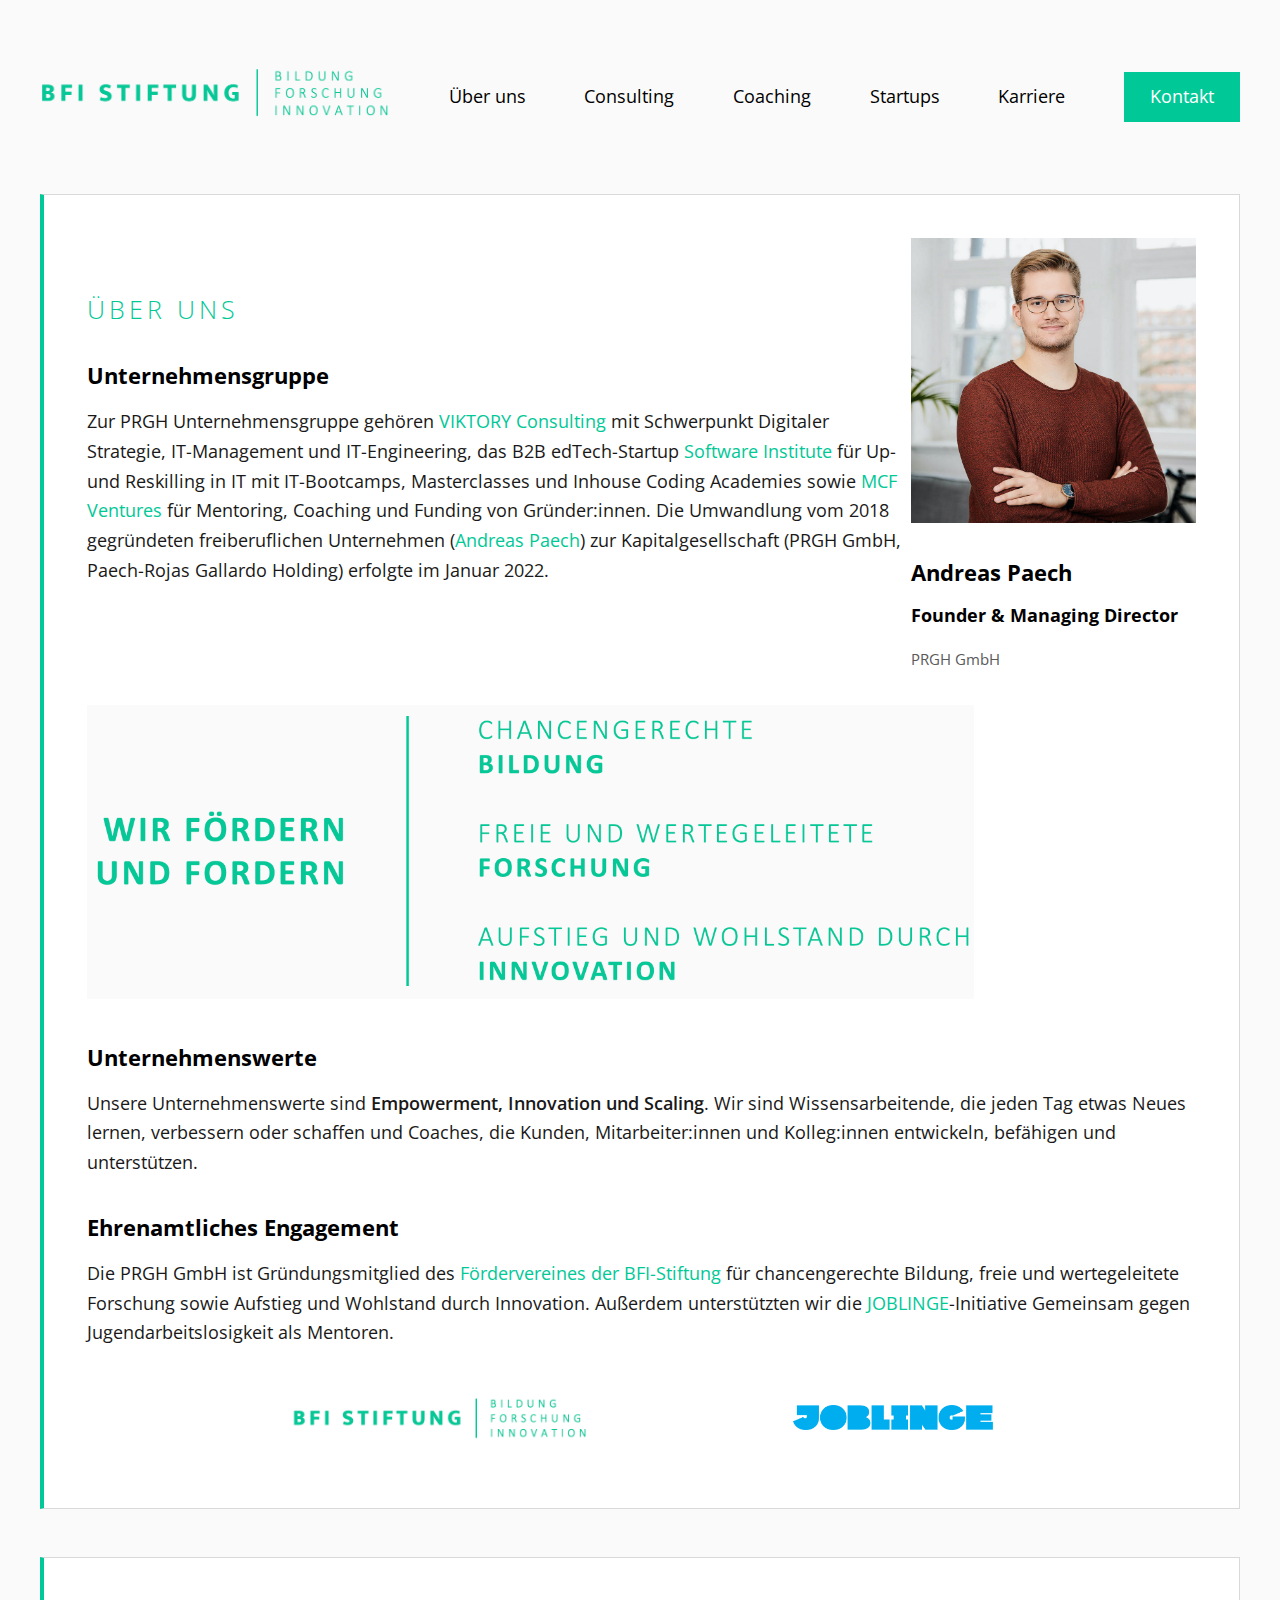
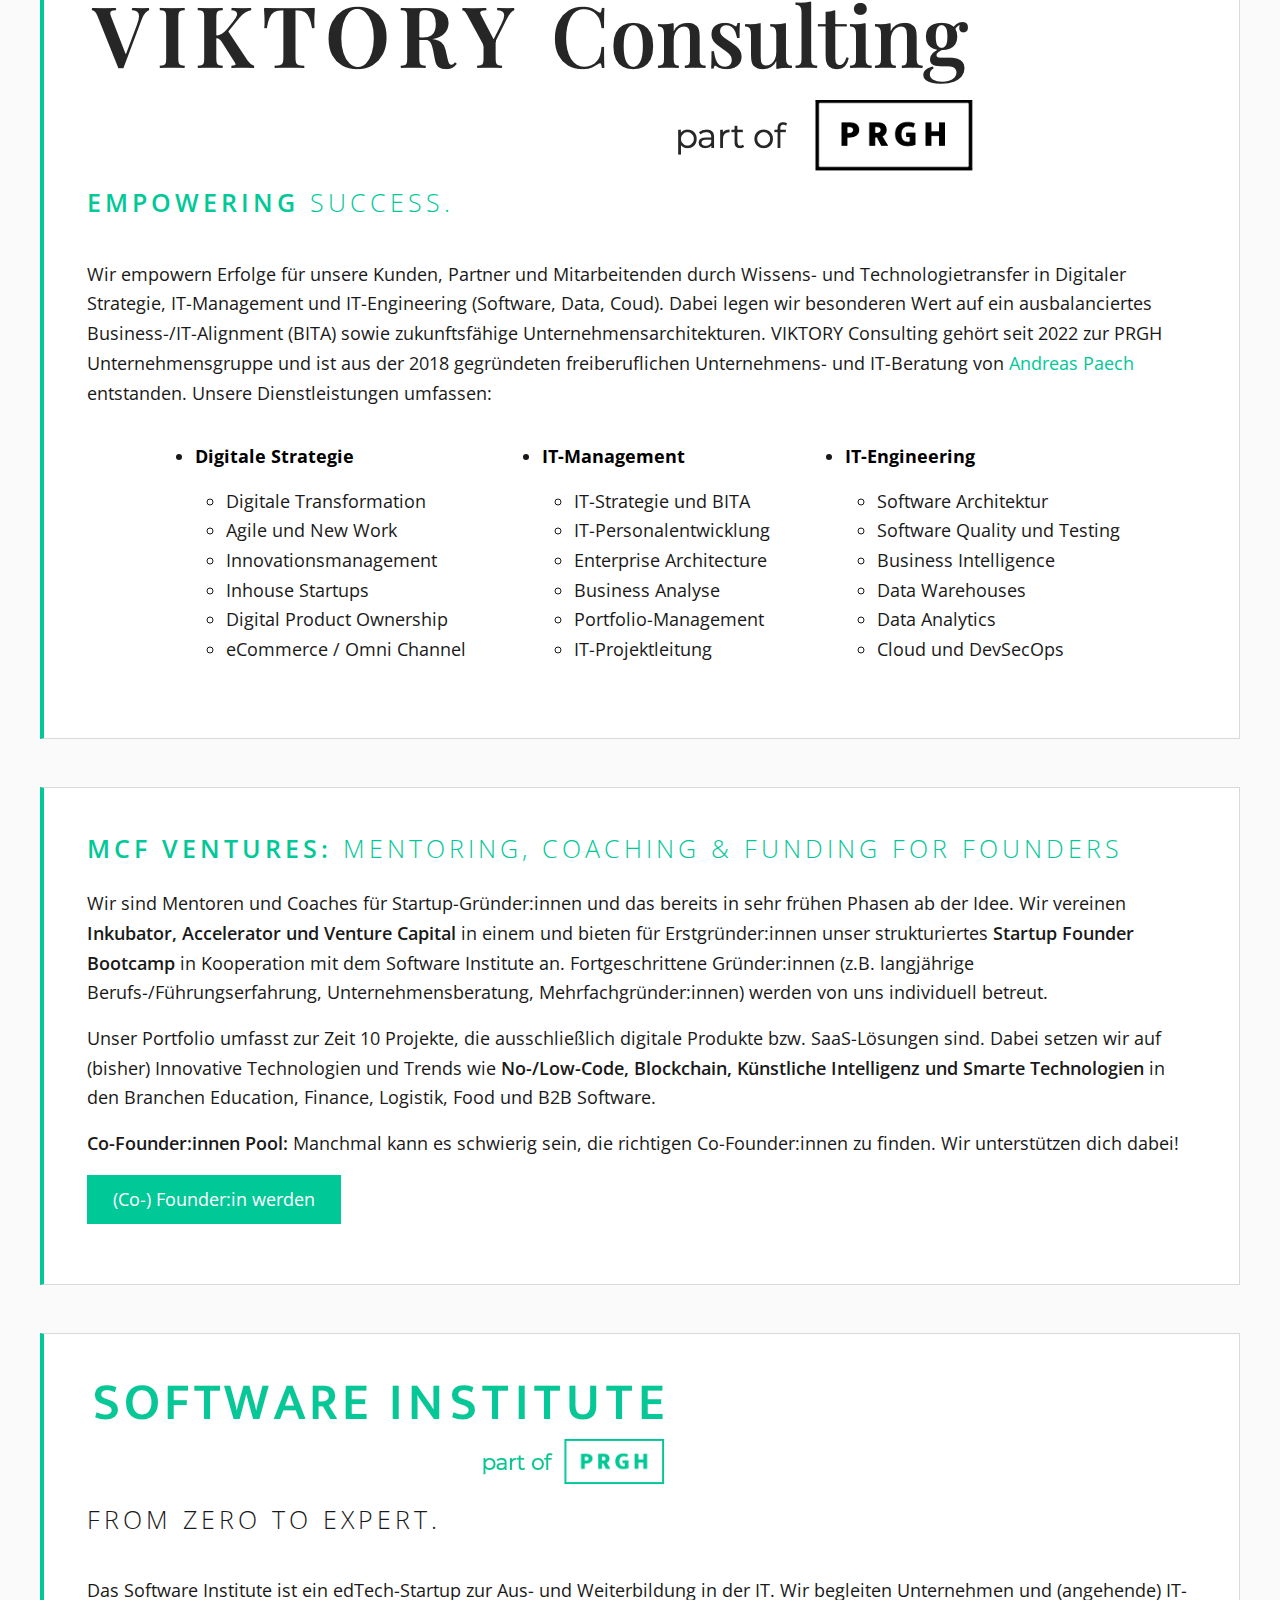
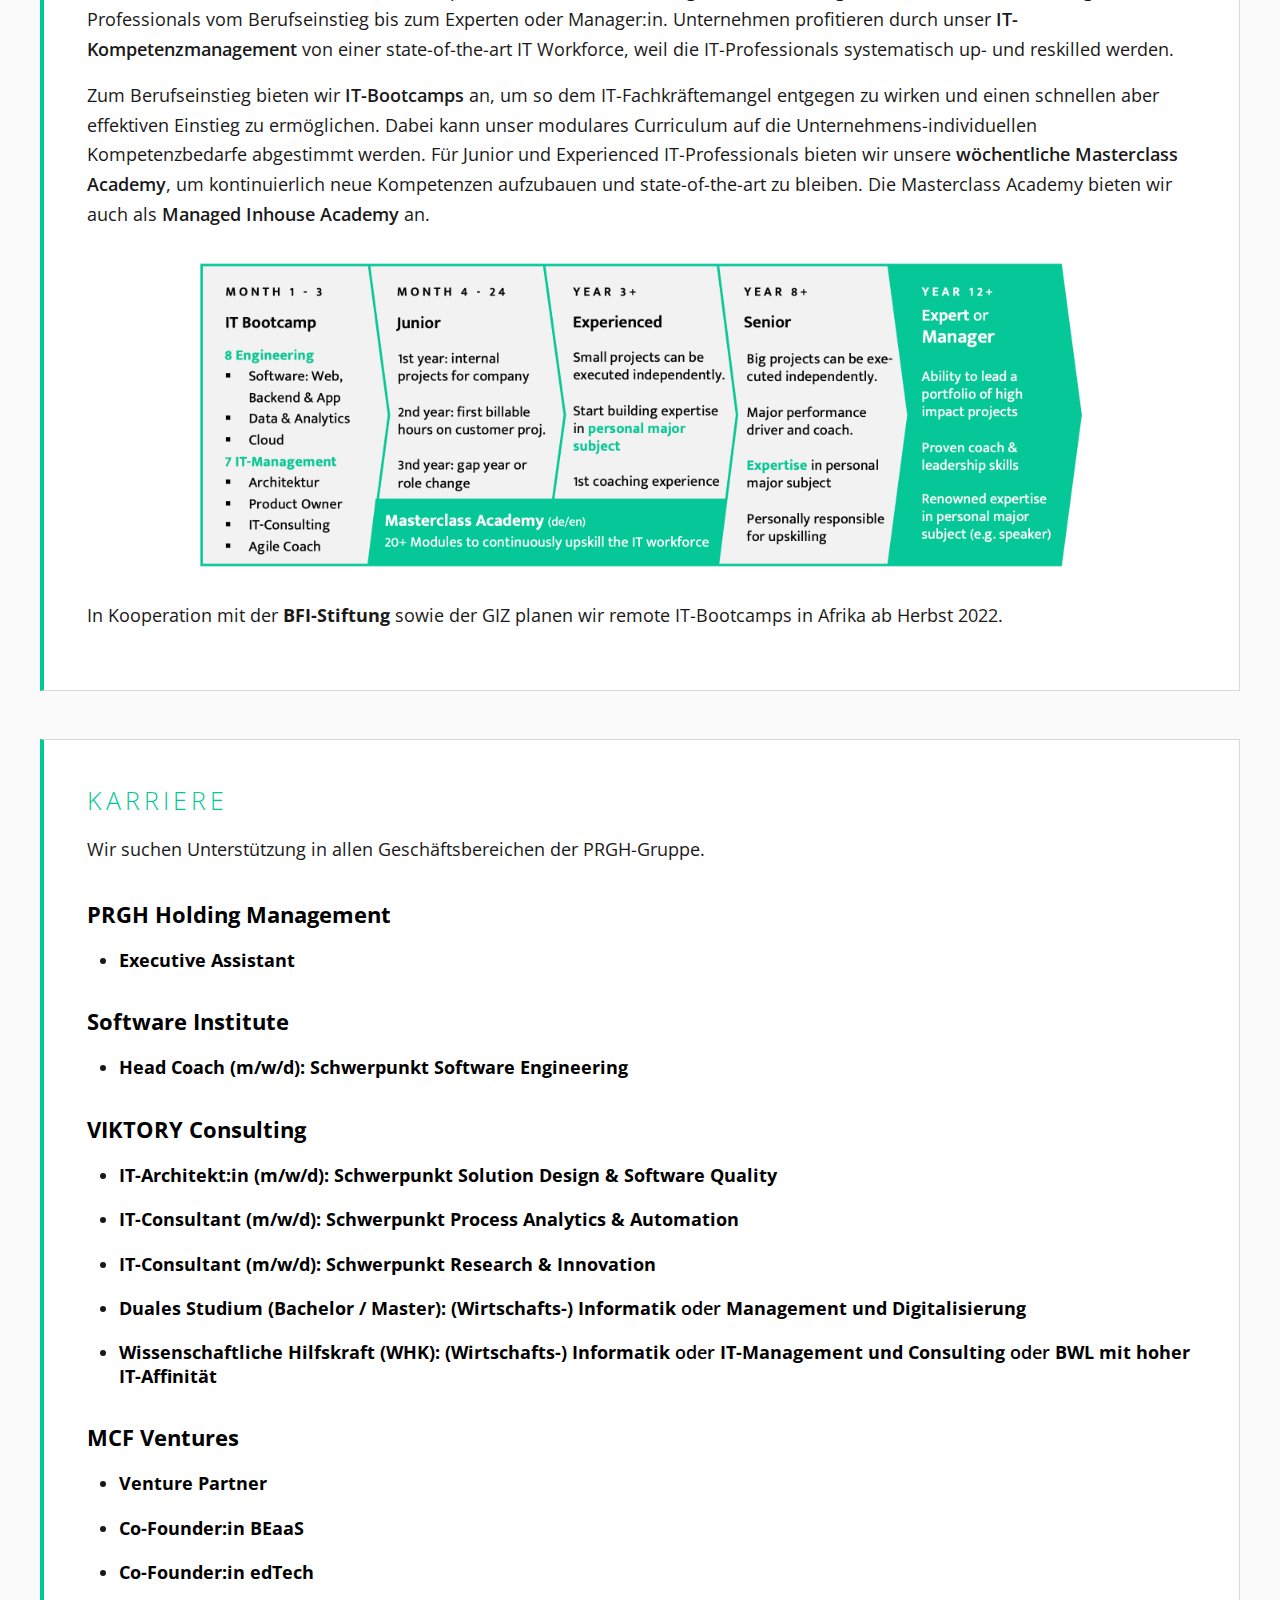
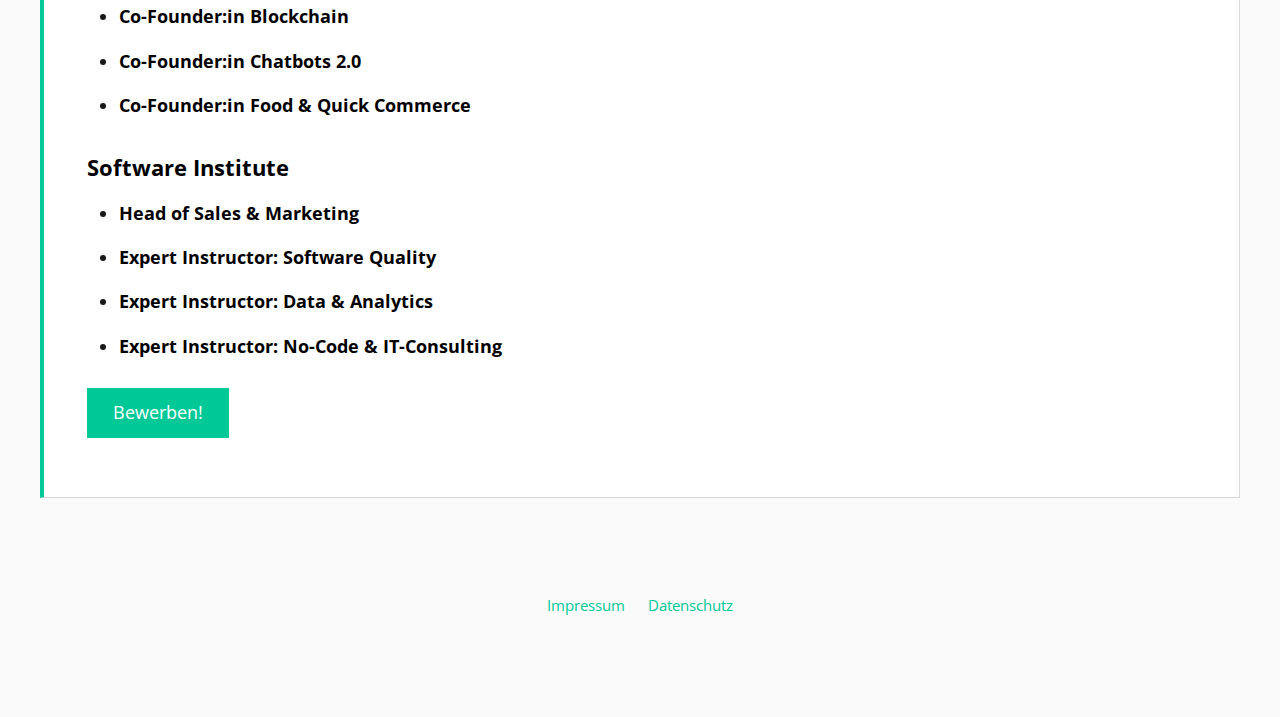
<file: index.html>
<!DOCTYPE html>
<html lang="en">
    <head>
        <meta charset="UTF-8" />
        <meta http-equiv="X-UA-Compatible" content="IE=edge" />
        <meta name="viewport" content="width=device-width, initial-scale=1.0" />
        <title>PRGH GmbH</title>
        <link rel="stylesheet" href="/css/lib-tacit.css" />
        <link rel="stylesheet" href="/css/styles.css" />
        <link rel="stylesheet" href="/css/mobile.css" />
    </head>
    <body>
        <section>
            <header>
                <nav>
                    <ul>
                        <li class="logo-container">
                            <a href="/"><img src="/assets/logo.png" /></a>
                        </li>
                        <li><a href="/#about">Über uns</a></li>
                        <li><a href="/#viktory">Consulting</a></li>
                        <li><a href="/#software-institute">Coaching</a></li>
                        <li><a href="/#mcf">Startups</a></li>

                        <li><a href="/#career">Karriere</a></li>
                        <li>
                            <a
                                href="mailto:andreas.paech@prgh.de?subject=Kontakt%20PRGH%20Website"
                                class="button"
                                >Kontakt</a
                            >
                        </li>
                    </ul>
                </nav>
            </header>
            <article id="about">
                <aside class="hide-mobile">
                    <figure>
                        <img src="/assets/andreas.jpg" alt="Andreas Paech" />
                        <figcaption>
                            <h3>Andreas Paech</h3>
                            <h4>Founder &amp; Managing Director</h4>
                            <span>PRGH GmbH</span>
                        </figcaption>
                    </figure>
                </aside>

                <div>
                    <h2>Über uns</h2>
                    <h3>Unternehmensgruppe</h3>
                    <p>
                        Zur PRGH Unternehmensgruppe gehören
                        <a href="/#viktory">VIKTORY Consulting</a> mit
                        Schwerpunkt Digitaler Strategie, IT-Management und
                        IT-Engineering, das B2B edTech-Startup
                        <a href="/#software-institute">Software Institute</a>
                        für Up- und Reskilling in IT mit IT-Bootcamps,
                        Masterclasses und Inhouse Coding Academies sowie
                        <a href="/#mcf">MCF Ventures</a> für Mentoring, Coaching
                        und Funding von Gründer:innen. Die Umwandlung vom 2018
                        gegründeten freiberuflichen Unternehmen (<a
                            href="https://www.andreas-paech.de"
                            >Andreas Paech</a
                        >) zur Kapitalgesellschaft (PRGH GmbH, Paech-Rojas
                        Gallardo Holding) erfolgte im Januar 2022.
                    </p>
                    <img src="assets/main-teaser.png" style="width: 80%" />
                    <h3>Unternehmenswerte</h3>
                    <p>
                        Unsere Unternehmenswerte sind
                        <strong>Empowerment, Innovation und Scaling</strong>.
                        Wir sind Wissensarbeitende, die jeden Tag etwas Neues
                        lernen, verbessern oder schaffen und Coaches, die
                        Kunden, Mitarbeiter:innen und Kolleg:innen entwickeln,
                        befähigen und unterstützen.
                    </p>
                    <h3>Ehrenamtliches Engagement</h3>
                    <p>
                        Die PRGH GmbH ist Gründungsmitglied des
                        <a href="https://www.bfi-stiftung.de" target="_blank"
                            >Fördervereines der BFI-Stiftung</a
                        >
                        für chancengerechte Bildung, freie und wertegeleitete
                        Forschung sowie Aufstieg und Wohlstand durch Innovation.
                        Außerdem unterstützten wir die
                        <a href="https://www.joblinge.de" target="_blank"
                            >JOBLINGE</a
                        >-Initiative Gemeinsam gegen Jugendarbeitslosigkeit als
                        Mentoren.
                    </p>
                    <p
                        style="
                            display: flex;
                            justify-content: space-evenly;
                            align-items: center;
                            margin-top: 3rem;
                        "
                    >
                        <a href="https://www.bfi-stiftung.de" target="_blank"
                            ><img
                                src="assets/logo_bfi.png"
                                style="width: 300px"
                                alt="BFI Stiftung - Bildung, Forschung und Innovation"
                        /></a>
                        <a href="https://www.joblinge.de" target="_blank">
                            <img
                                src="assets/logo_joblinge.png"
                                style="width: 200px"
                                alt="Joblinge - Gemeinsam gegen Jugendarbeitslosigkeit"
                        /></a>
                    </p>
                </div>
            </article>
            <article id="viktory" class="viktory-color">
                <img src="/assets/logo_viktory.png" class="float" />
                <h2 class="viktory-color" style="margin-bottom: 40px">
                    <strong class="viktory-color">Empowering</strong>
                    success.
                </h2>
                <p>
                    Wir empowern Erfolge für unsere Kunden, Partner und
                    Mitarbeitenden durch Wissens- und Technologietransfer in
                    Digitaler Strategie, IT-Management und IT-Engineering
                    (Software, Data, Coud). Dabei legen wir besonderen Wert auf
                    ein ausbalanciertes Business-/IT-Alignment (BITA) sowie
                    zukunftsfähige Unternehmensarchitekturen. VIKTORY Consulting
                    gehört seit 2022 zur PRGH Unternehmensgruppe und ist aus der
                    2018 gegründeten freiberuflichen Unternehmens- und
                    IT-Beratung von
                    <a href="https://www.andreas-paech.de">Andreas Paech</a>
                    entstanden. Unsere Dienstleistungen umfassen:
                </p>
                <ul style="display: flex; justify-content: space-evenly">
                    <li>
                        <h4>Digitale Strategie</h4>
                        <ul>
                            <li>Digitale Transformation</li>
                            <li>Agile und New Work</li>
                            <li>Innovationsmanagement</li>
                            <li>Inhouse Startups</li>
                            <li>Digital Product Ownership</li>
                            <li>eCommerce / Omni Channel</li>
                        </ul>
                    </li>
                    <li>
                        <h4>IT-Management</h4>
                        <ul>
                            <li>IT-Strategie und BITA</li>
                            <li>IT-Personalentwicklung</li>
                            <li>Enterprise Architecture</li>
                            <li>Business Analyse</li>
                            <li>Portfolio-Management</li>
                            <li>IT-Projektleitung</li>
                        </ul>
                    </li>
                    <li>
                        <h4>IT-Engineering</h4>
                        <ul>
                            <li>Software Architektur</li>
                            <li>Software Quality und Testing</li>
                            <li>Business Intelligence</li>
                            <li>Data Warehouses</li>
                            <li>Data Analytics</li>
                            <li>Cloud und DevSecOps</li>
                        </ul>
                    </li>
                </ul>
            </article>
            <article id="mcf" class="mcf-color">
                <h2 style="margin-bottom: 0">
                    <strong>MCF Ventures:</strong>
                    <span>Mentoring, Coaching &amp; Funding for Founders</span>
                </h2>
                <strong
                    style="
                        display: block;
                        margin: 1.5rem 0 1rem;
                        letter-spacing: 1pt;
                    "
                >
                </strong>
                <p>
                    Wir sind Mentoren und Coaches für Startup-Gründer:innen und
                    das bereits in sehr frühen Phasen ab der Idee. Wir vereinen
                    <strong>Inkubator, Accelerator und Venture Capital</strong>
                    in einem und bieten für Erstgründer:innen unser
                    strukturiertes <strong>Startup Founder Bootcamp</strong> in
                    Kooperation mit dem Software Institute an. Fortgeschrittene
                    Gründer:innen (z.B. langjährige Berufs-/Führungserfahrung,
                    Unternehmensberatung, Mehrfachgründer:innen) werden von uns
                    individuell betreut.
                </p>
                <p>
                    Unser Portfolio umfasst zur Zeit 10 Projekte, die
                    ausschließlich digitale Produkte bzw. SaaS-Lösungen sind.
                    Dabei setzen wir auf (bisher) Innovative Technologien und
                    Trends wie
                    <strong
                        >No-/Low-Code, Blockchain, Künstliche Intelligenz und
                        Smarte Technologien</strong
                    >
                    in den Branchen Education, Finance, Logistik, Food und B2B
                    Software.
                </p>
                <p>
                    <strong>Co-Founder:innen Pool:</strong> Manchmal kann es
                    schwierig sein, die richtigen Co-Founder:innen zu finden.
                    Wir unterstützen dich dabei!
                </p>
                <p>
                    <a
                        href="mailto:andreas.paech@prgh.de?subject=MCF%20Ventures:%20Co-Founder"
                        class="button"
                        >(Co-) Founder:in werden</a
                    >
                </p>
            </article>
            <article id="software-institute" class="si-color">
                <img src="/assets/logo_si.png" class="float" />
                <h2 style="color: var(--si); margin-bottom: 40px">
                    From zero to expert.
                </h2>
                <p>
                    Das Software Institute ist ein edTech-Startup zur Aus- und
                    Weiterbildung in der IT. Wir begleiten Unternehmen und
                    (angehende) IT-Professionals vom Berufseinstieg bis zum
                    Experten oder Manager:in. Unternehmen profitieren durch
                    unser <strong>IT-Kompetenzmanagement</strong> von einer
                    state-of-the-art IT Workforce, weil die IT-Professionals
                    systematisch up- und reskilled werden.
                </p>
                <p>
                    Zum Berufseinstieg bieten wir
                    <strong>IT-Bootcamps</strong> an, um so dem
                    IT-Fachkräftemangel entgegen zu wirken und einen schnellen
                    aber effektiven Einstieg zu ermöglichen. Dabei kann unser
                    modulares Curriculum auf die Unternehmens-individuellen
                    Kompetenzbedarfe abgestimmt werden. Für Junior und
                    Experienced IT-Professionals bieten wir unsere
                    <strong>wöchentliche Masterclass Academy</strong>, um
                    kontinuierlich neue Kompetenzen aufzubauen und
                    state-of-the-art zu bleiben. Die Masterclass Academy bieten
                    wir auch als <strong>Managed Inhouse Academy</strong> an.
                </p>
                <img
                    src="/assets/si_model.png"
                    alt=""
                    style="width: 80%; display: block; margin: 2rem auto"
                />
                <p>
                    In Kooperation mit der
                    <a
                        href="https://www.bfi-stiftung.de"
                        style="font-weight: bold; color: var(--si)"
                        >BFI-Stiftung</a
                    > sowie der GIZ
                    planen wir remote IT-Bootcamps in Afrika ab Herbst 2022.
                </p>
                </p>
            </article>
            <article id="career">
                <h2>Karriere</h2>
                <p>
                    Wir suchen Unterstützung in allen Geschäftsbereichen der
                    PRGH-Gruppe.
                </p>
                <h3>PRGH Holding Management</h3>
                <ul>
                    <li><h4>Executive Assistant</h4></li>
                </ul>
                <h3>Software Institute</h3>
                <ul>
                    <li>
                        <h4>
                            Head Coach (m/w/d):
                            <span>Schwerpunkt Software Engineering</span>
                        </h4>
                    </li>
                </ul>
                <h3>VIKTORY Consulting</h3>
                <ul>
                    <li>
                        <h4>
                            IT-Architekt:in (m/w/d):
                            <span
                                >Schwerpunkt Solution Design &amp; Software
                                Quality</span
                            >
                        </h4>
                    </li>
                    <li>
                        <h4>
                            IT-Consultant (m/w/d):
                            <span
                                >Schwerpunkt Process Analytics &
                                Automation</span
                            >
                        </h4>
                    </li>
                    <li>
                        <h4>
                            IT-Consultant (m/w/d):
                            <span>Schwerpunkt Research &amp; Innovation</span>
                        </h4>
                    </li>
                    <li>
                        <h4>
                            Duales Studium (Bachelor / Master):
                            <span>
                                (Wirtschafts-) Informatik
                                <strong>oder</strong> Management und
                                Digitalisierung</span
                            >
                        </h4>
                    </li>
                    <li>
                        <h4>
                            Wissenschaftliche Hilfskraft (WHK):
                            <span>
                                (Wirtschafts-) Informatik
                                <strong>oder</strong> IT-Management und
                                Consulting <strong>oder</strong> BWL mit hoher
                                IT-Affinität</span
                            >
                        </h4>
                    </li>
                </ul>
                <h3>MCF Ventures</h3>
                <ul>
                    <li><h4>Venture Partner</h4></li>
                    <li><h4>Co-Founder:in BEaaS</h4></li>
                    <li><h4>Co-Founder:in edTech</h4></li>
                    <li><h4>Co-Founder:in Blockchain</h4></li>
                    <li><h4>Co-Founder:in Chatbots 2.0</h4></li>
                    <li><h4>Co-Founder:in Food & Quick Commerce</h4></li>
                </ul>
                <h3>Software Institute</h3>
                <ul>
                    <li>
                        <h4>Head of Sales &amp; Marketing</h4>
                    </li>
                    <li>
                        <h4>
                            Expert Instructor: <span>Software Quality</span>
                        </h4>
                    </li>
                    <li>
                        <h4>
                            Expert Instructor: <span>Data &amp; Analytics</span>
                        </h4>
                    </li>
                    <li>
                        <h4>
                            Expert Instructor:
                            <span>No-Code &amp; IT-Consulting</span>
                        </h4>
                    </li>
                </ul>
                <p>
                    <a
                        href="mailto:andreas.paech@prgh.de?subject=Bewerbung%20PRGH"
                        class="button"
                        >Bewerben!</a
                    >
                </p>
            </article>
            <footer>
                <nav>
                    <ul>
                        <li>
                            <small
                                ><a href="/imprint-privacy.html#imprint"
                                    >Impressum</a
                                ></small
                            >
                        </li>
                        <li>
                            <small
                                ><a href="/imprint-privacy.html#privacy"
                                    >Datenschutz</a
                                ></small
                            >
                        </li>
                    </ul>
                </nav>
            </footer>
        </section>
    </body>
</html>
</file>
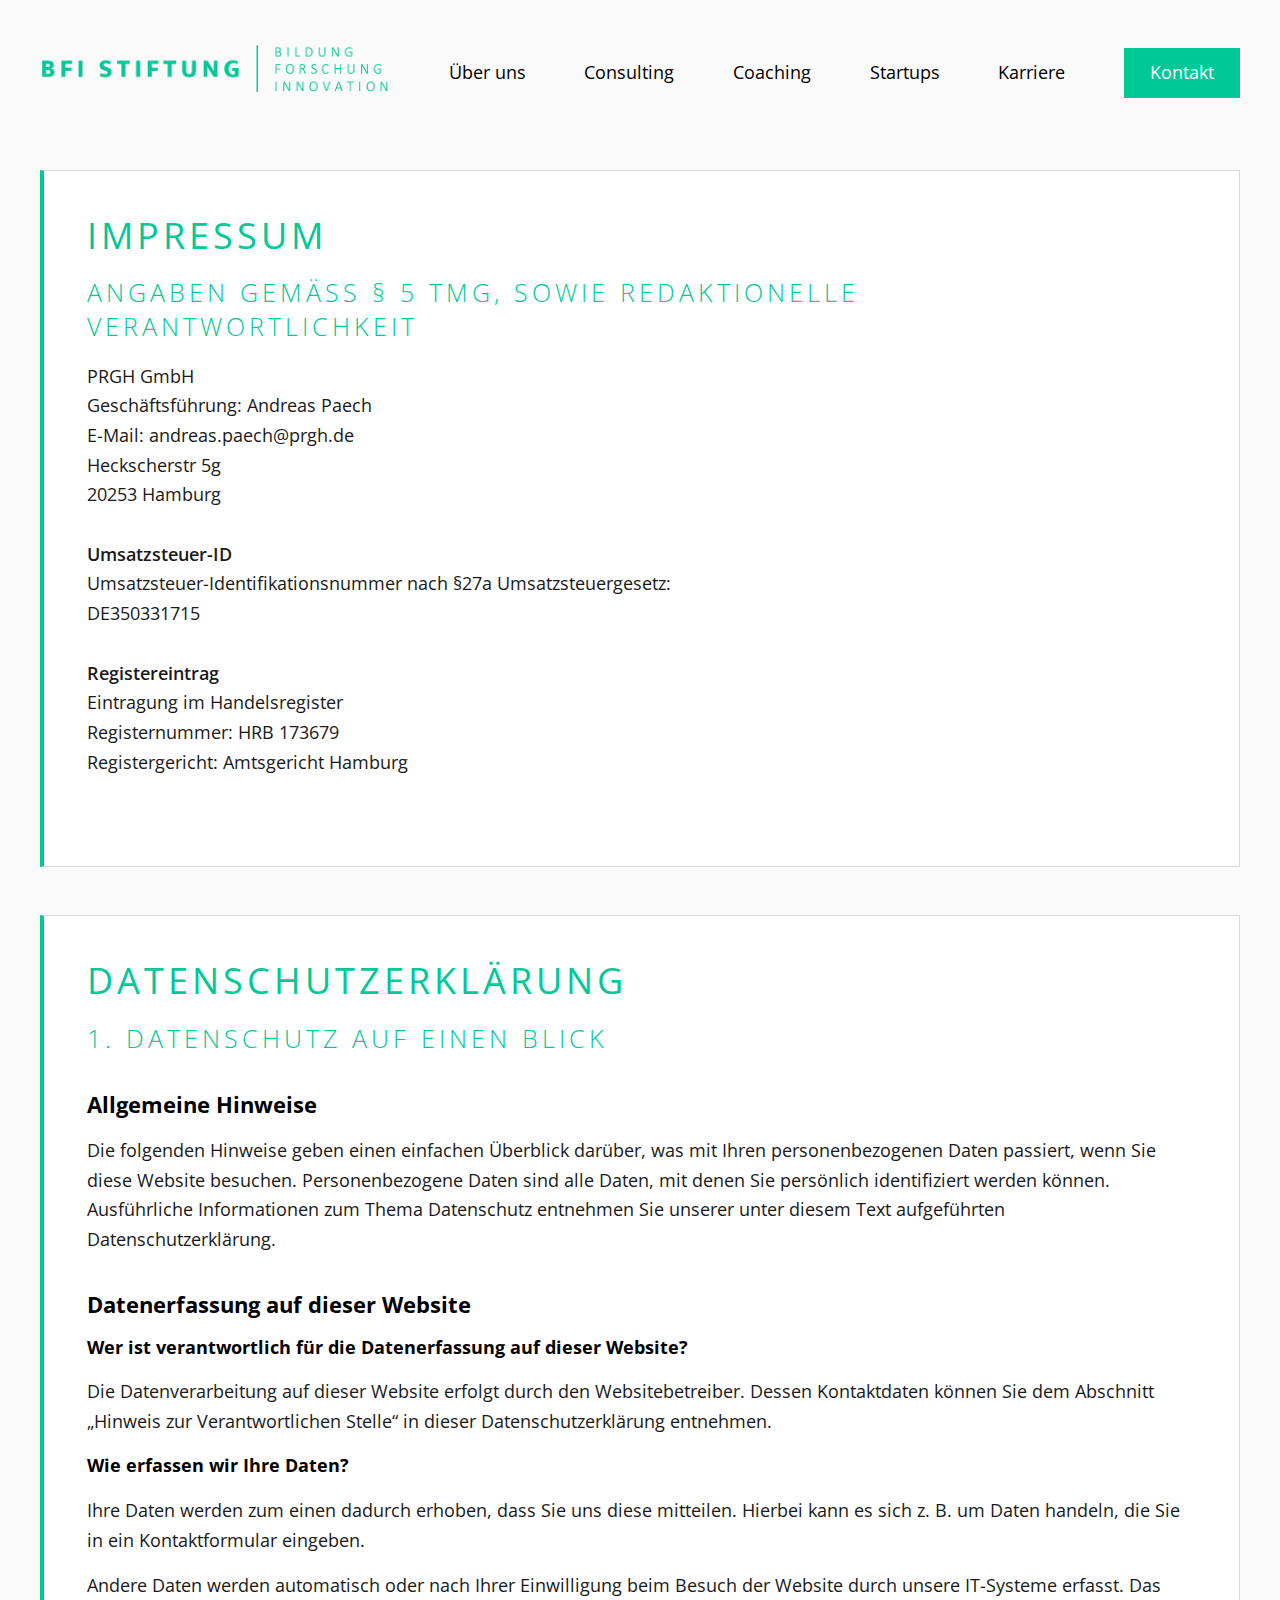
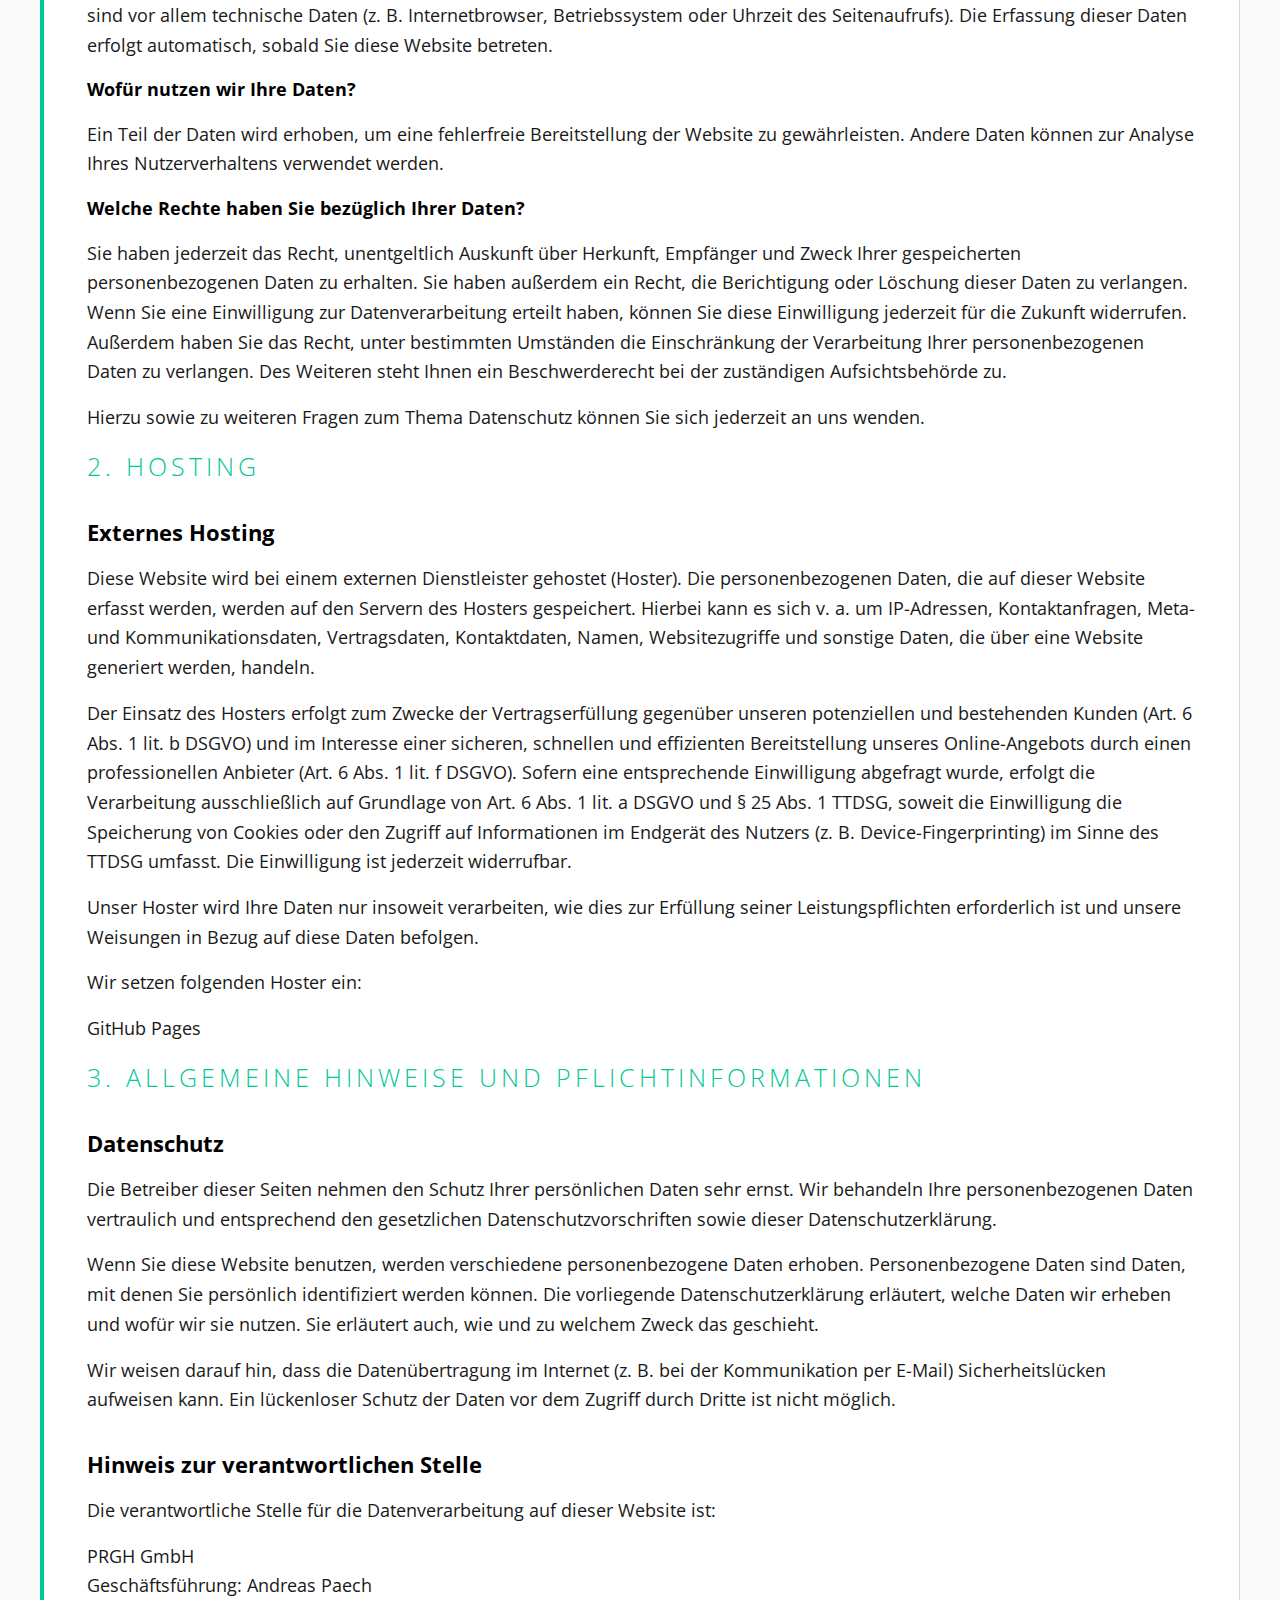
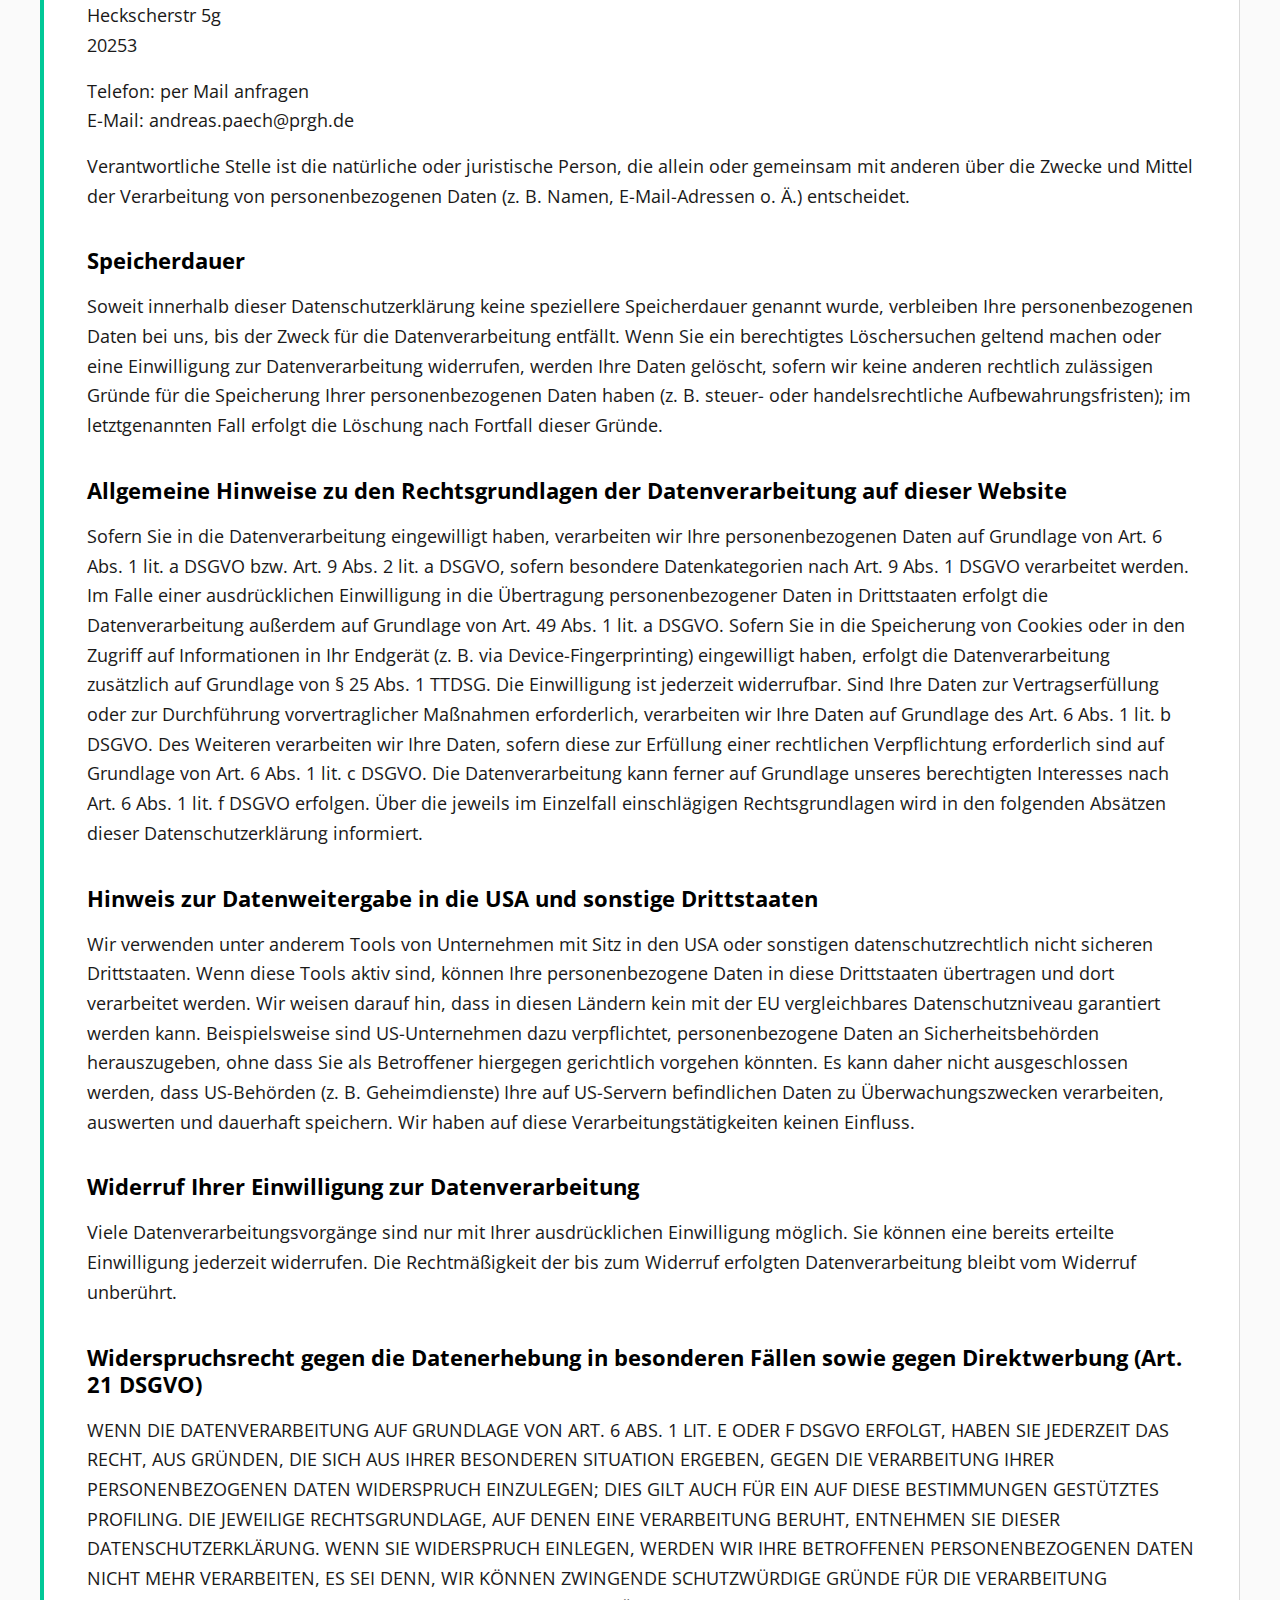
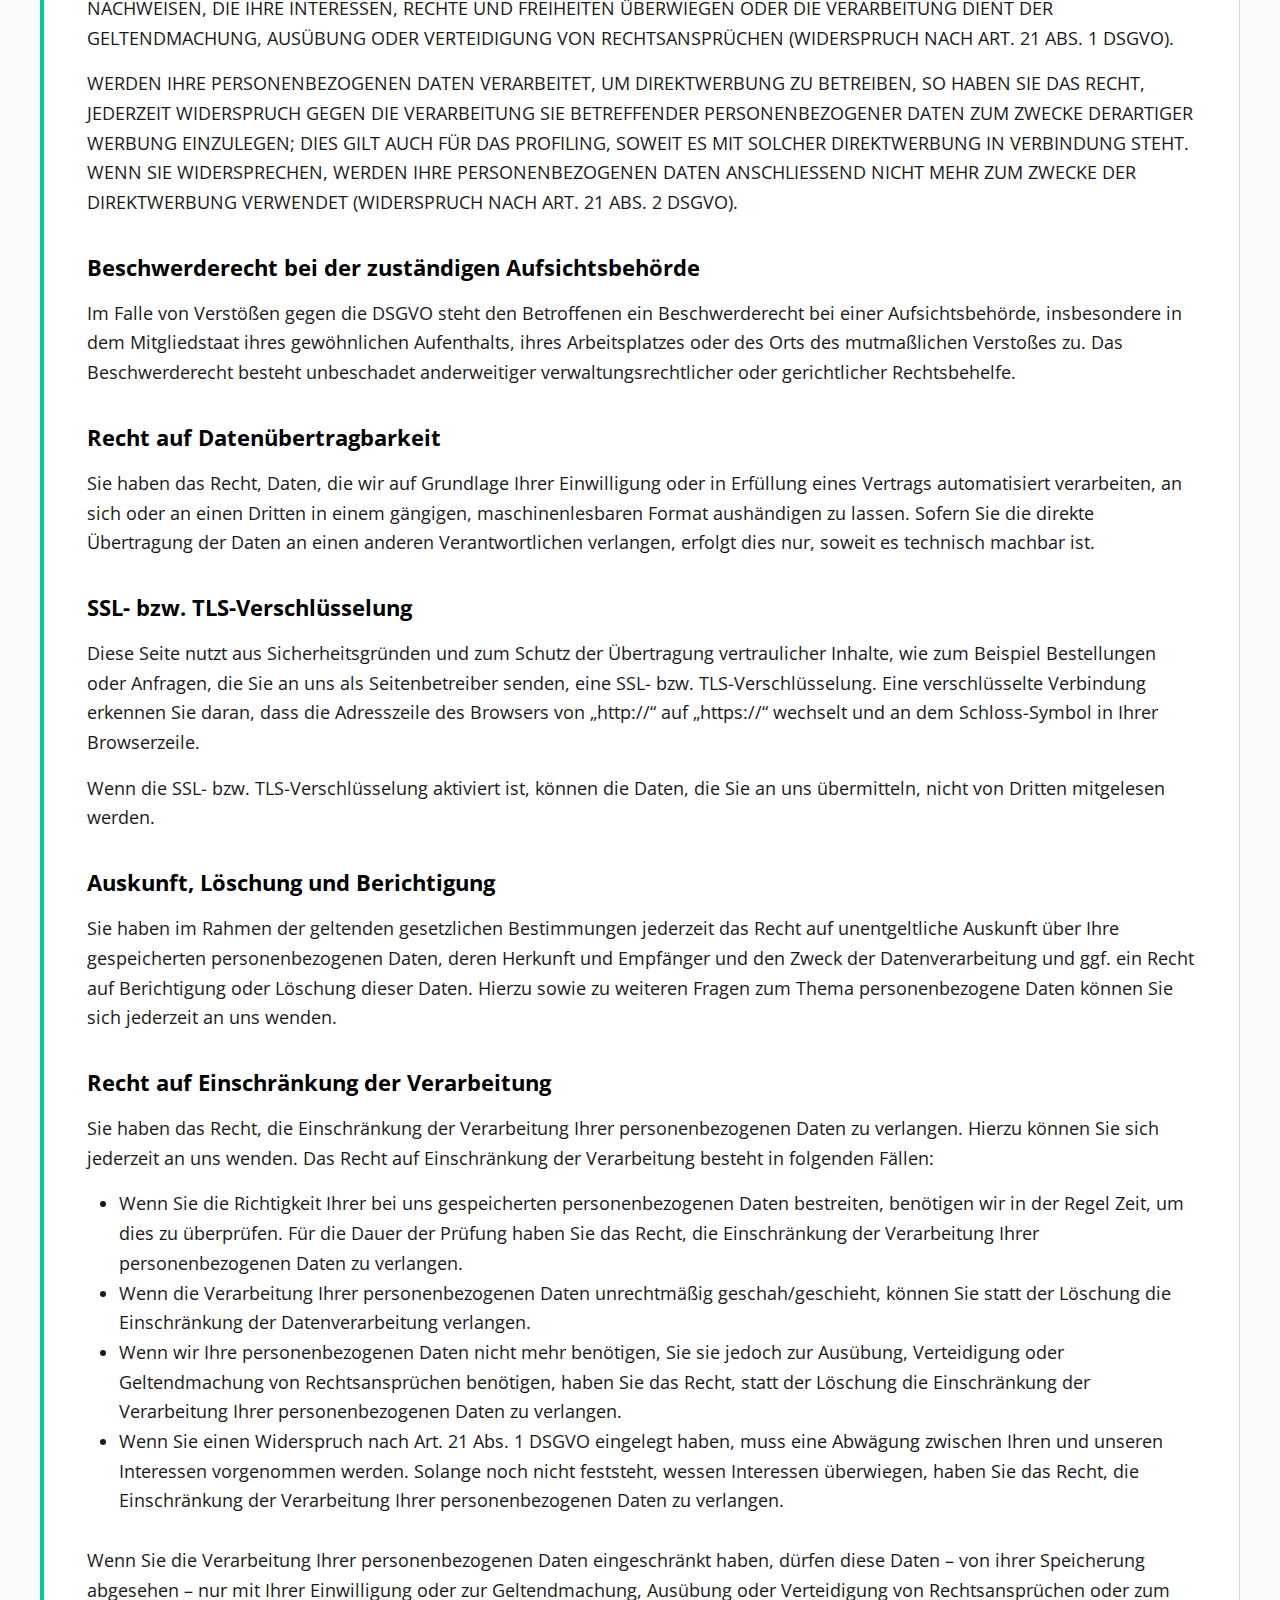
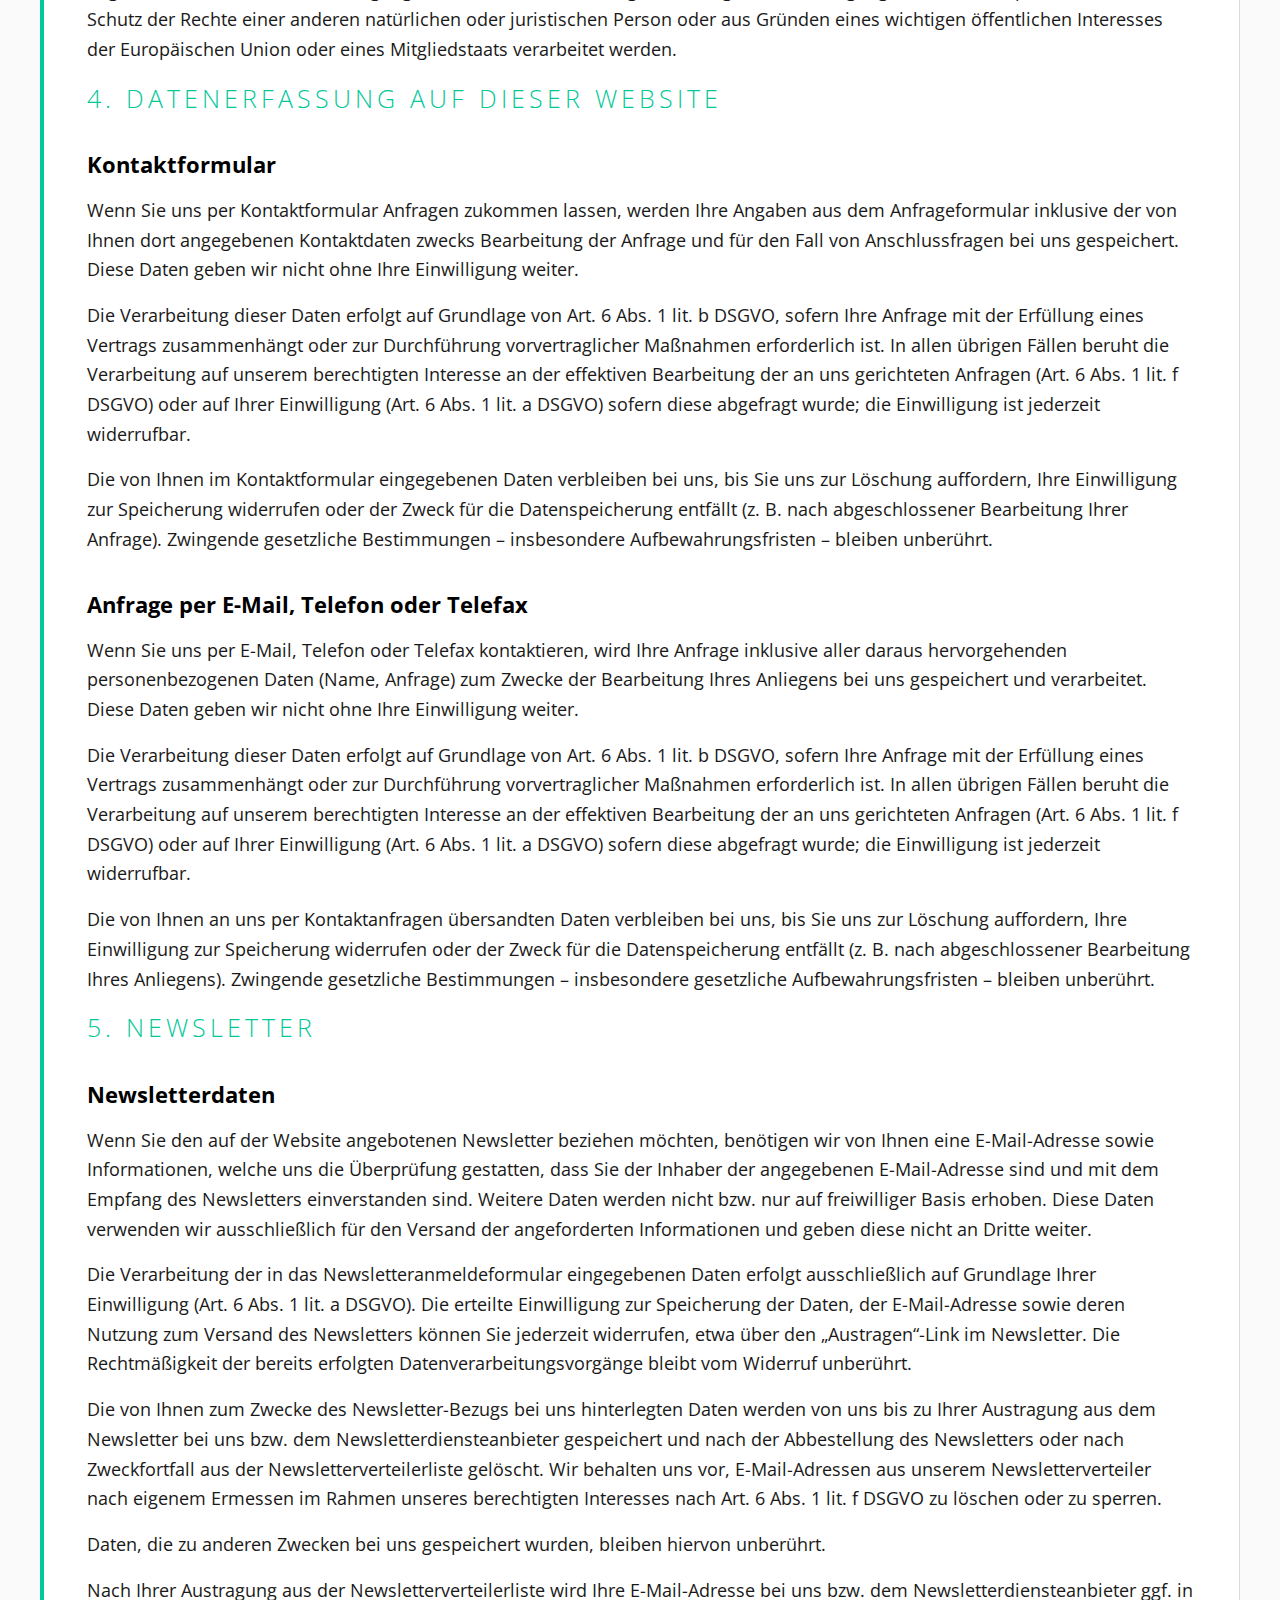
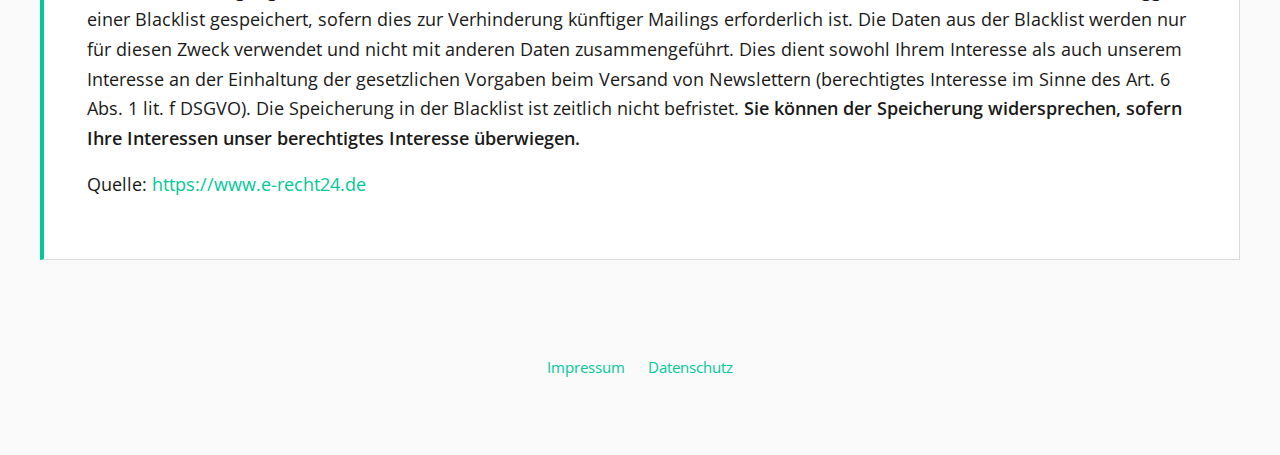
<file: imprint-privacy.html>
<!DOCTYPE html>
<html lang="en">
    <head>
        <meta charset="UTF-8" />
        <meta http-equiv="X-UA-Compatible" content="IE=edge" />
        <meta name="viewport" content="width=device-width, initial-scale=1.0" />
        <title>PRGH GmbH</title>
        <link rel="stylesheet" href="/css/lib-tacit.css" />
        <link rel="stylesheet" href="/css/styles.css" />
    </head>
    <body id="imprint">
        <section>
            <header>
                <nav>
                    <ul>
                        <li class="logo-container">
                            <a href="/"><img src="/assets/logo.png" /></a>
                        </li>
                        <li><a href="/#about">Über uns</a></li>
                        <li><a href="/#viktory">Consulting</a></li>
                        <li><a href="/#software-institute">Coaching</a></li>
                        <li><a href="/#mcf">Startups</a></li>

                        <li><a href="/#career">Karriere</a></li>
                        <li>
                            <a
                                href="mailto:andreas.paech@prgh.de?subject=Kontakt%20PRGH%20Website"
                                class="button"
                                >Kontakt</a
                            >
                        </li>
                    </ul>
                </nav>
            </header>
            <article>
                <h1>Impressum</h1>
                <h2>
                    Angaben gem&auml;&szlig; &sect; 5 TMG, sowie redaktionelle
                    Verantwortlichkeit
                </h2>
                <p>
                    PRGH GmbH<br />
                    Geschäftsführung: Andreas Paech<br />
                    E-Mail: andreas.paech@prgh.de<br />
                    Heckscherstr 5g<br />
                    20253 Hamburg
                    <br>
                    <br>
                    <strong>Umsatzsteuer-ID </strong>
                    <br>
                    Umsatzsteuer-Identifikationsnummer nach §27a Umsatzsteuergesetz:
                    <br>
                    DE350331715
                    <br>
                    <br>
                    <strong> Registereintrag</strong>
                    <br>
                    Eintragung im Handelsregister
                    <br>
                    Registernummer: HRB 173679
                    <br>
                    Registergericht: Amtsgericht Hamburg
                    <br>
                    <br>
                </p>
            </article>
            <article id="privacy">
                <h1>Datenschutz&shy;erkl&auml;rung</h1>
                <h2>1. Datenschutz auf einen Blick</h2>
                <h3>Allgemeine Hinweise</h3>
                <p>
                    Die folgenden Hinweise geben einen einfachen &Uuml;berblick
                    dar&uuml;ber, was mit Ihren personenbezogenen Daten
                    passiert, wenn Sie diese Website besuchen. Personenbezogene
                    Daten sind alle Daten, mit denen Sie pers&ouml;nlich
                    identifiziert werden k&ouml;nnen. Ausf&uuml;hrliche
                    Informationen zum Thema Datenschutz entnehmen Sie unserer
                    unter diesem Text aufgef&uuml;hrten
                    Datenschutzerkl&auml;rung.
                </p>
                <h3>Datenerfassung auf dieser Website</h3>
                <h4>
                    Wer ist verantwortlich f&uuml;r die Datenerfassung auf
                    dieser Website?
                </h4>
                <p>
                    Die Datenverarbeitung auf dieser Website erfolgt durch den
                    Websitebetreiber. Dessen Kontaktdaten k&ouml;nnen Sie dem
                    Abschnitt &bdquo;Hinweis zur Verantwortlichen Stelle&ldquo;
                    in dieser Datenschutzerkl&auml;rung entnehmen.
                </p>
                <h4>Wie erfassen wir Ihre Daten?</h4>
                <p>
                    Ihre Daten werden zum einen dadurch erhoben, dass Sie uns
                    diese mitteilen. Hierbei kann es sich z.&nbsp;B. um Daten
                    handeln, die Sie in ein Kontaktformular eingeben.
                </p>
                <p>
                    Andere Daten werden automatisch oder nach Ihrer Einwilligung
                    beim Besuch der Website durch unsere IT-Systeme erfasst. Das
                    sind vor allem technische Daten (z.&nbsp;B. Internetbrowser,
                    Betriebssystem oder Uhrzeit des Seitenaufrufs). Die
                    Erfassung dieser Daten erfolgt automatisch, sobald Sie diese
                    Website betreten.
                </p>
                <h4>Wof&uuml;r nutzen wir Ihre Daten?</h4>
                <p>
                    Ein Teil der Daten wird erhoben, um eine fehlerfreie
                    Bereitstellung der Website zu gew&auml;hrleisten. Andere
                    Daten k&ouml;nnen zur Analyse Ihres Nutzerverhaltens
                    verwendet werden.
                </p>
                <h4>Welche Rechte haben Sie bez&uuml;glich Ihrer Daten?</h4>
                <p>
                    Sie haben jederzeit das Recht, unentgeltlich Auskunft
                    &uuml;ber Herkunft, Empf&auml;nger und Zweck Ihrer
                    gespeicherten personenbezogenen Daten zu erhalten. Sie haben
                    au&szlig;erdem ein Recht, die Berichtigung oder
                    L&ouml;schung dieser Daten zu verlangen. Wenn Sie eine
                    Einwilligung zur Datenverarbeitung erteilt haben,
                    k&ouml;nnen Sie diese Einwilligung jederzeit f&uuml;r die
                    Zukunft widerrufen. Au&szlig;erdem haben Sie das Recht,
                    unter bestimmten Umst&auml;nden die Einschr&auml;nkung der
                    Verarbeitung Ihrer personenbezogenen Daten zu verlangen. Des
                    Weiteren steht Ihnen ein Beschwerderecht bei der
                    zust&auml;ndigen Aufsichtsbeh&ouml;rde zu.
                </p>
                <p>
                    Hierzu sowie zu weiteren Fragen zum Thema Datenschutz
                    k&ouml;nnen Sie sich jederzeit an uns wenden.
                </p>
                <h2>2. Hosting</h2>
                <h3>Externes Hosting</h3>
                <p>
                    Diese Website wird bei einem externen Dienstleister gehostet
                    (Hoster). Die personenbezogenen Daten, die auf dieser
                    Website erfasst werden, werden auf den Servern des Hosters
                    gespeichert. Hierbei kann es sich v. a. um IP-Adressen,
                    Kontaktanfragen, Meta- und Kommunikationsdaten,
                    Vertragsdaten, Kontaktdaten, Namen, Websitezugriffe und
                    sonstige Daten, die &uuml;ber eine Website generiert werden,
                    handeln.
                </p>
                <p>
                    Der Einsatz des Hosters erfolgt zum Zwecke der
                    Vertragserf&uuml;llung gegen&uuml;ber unseren potenziellen
                    und bestehenden Kunden (Art. 6 Abs. 1 lit. b DSGVO) und im
                    Interesse einer sicheren, schnellen und effizienten
                    Bereitstellung unseres Online-Angebots durch einen
                    professionellen Anbieter (Art. 6 Abs. 1 lit. f DSGVO).
                    Sofern eine entsprechende Einwilligung abgefragt wurde,
                    erfolgt die Verarbeitung ausschlie&szlig;lich auf Grundlage
                    von Art. 6 Abs. 1 lit. a DSGVO und &sect; 25 Abs. 1 TTDSG,
                    soweit die Einwilligung die Speicherung von Cookies oder den
                    Zugriff auf Informationen im Endger&auml;t des Nutzers
                    (z.&nbsp;B. Device-Fingerprinting) im Sinne des TTDSG
                    umfasst. Die Einwilligung ist jederzeit widerrufbar.
                </p>
                <p>
                    Unser Hoster wird Ihre Daten nur insoweit verarbeiten, wie
                    dies zur Erf&uuml;llung seiner Leistungspflichten
                    erforderlich ist und unsere Weisungen in Bezug auf diese
                    Daten befolgen.
                </p>
                <p>Wir setzen folgenden Hoster ein:</p>
                <p>GitHub Pages</p>
                <h2>3. Allgemeine Hinweise und Pflicht&shy;informationen</h2>
                <h3>Datenschutz</h3>
                <p>
                    Die Betreiber dieser Seiten nehmen den Schutz Ihrer
                    pers&ouml;nlichen Daten sehr ernst. Wir behandeln Ihre
                    personenbezogenen Daten vertraulich und entsprechend den
                    gesetzlichen Datenschutzvorschriften sowie dieser
                    Datenschutzerkl&auml;rung.
                </p>
                <p>
                    Wenn Sie diese Website benutzen, werden verschiedene
                    personenbezogene Daten erhoben. Personenbezogene Daten sind
                    Daten, mit denen Sie pers&ouml;nlich identifiziert werden
                    k&ouml;nnen. Die vorliegende Datenschutzerkl&auml;rung
                    erl&auml;utert, welche Daten wir erheben und wof&uuml;r wir
                    sie nutzen. Sie erl&auml;utert auch, wie und zu welchem
                    Zweck das geschieht.
                </p>
                <p>
                    Wir weisen darauf hin, dass die Daten&uuml;bertragung im
                    Internet (z.&nbsp;B. bei der Kommunikation per E-Mail)
                    Sicherheitsl&uuml;cken aufweisen kann. Ein l&uuml;ckenloser
                    Schutz der Daten vor dem Zugriff durch Dritte ist nicht
                    m&ouml;glich.
                </p>
                <h3>Hinweis zur verantwortlichen Stelle</h3>
                <p>
                    Die verantwortliche Stelle f&uuml;r die Datenverarbeitung
                    auf dieser Website ist:
                </p>
                <p>
                    PRGH GmbH<br />
                    Geschäftsführung: Andreas Paech<br />
                    Heckscherstr 5g<br />
                    20253
                </p>

                <p>
                    Telefon: per Mail anfragen<br />
                    E-Mail: andreas.paech@prgh.de
                </p>
                <p>
                    Verantwortliche Stelle ist die nat&uuml;rliche oder
                    juristische Person, die allein oder gemeinsam mit anderen
                    &uuml;ber die Zwecke und Mittel der Verarbeitung von
                    personenbezogenen Daten (z.&nbsp;B. Namen, E-Mail-Adressen
                    o. &Auml;.) entscheidet.
                </p>

                <h3>Speicherdauer</h3>
                <p>
                    Soweit innerhalb dieser Datenschutzerkl&auml;rung keine
                    speziellere Speicherdauer genannt wurde, verbleiben Ihre
                    personenbezogenen Daten bei uns, bis der Zweck f&uuml;r die
                    Datenverarbeitung entf&auml;llt. Wenn Sie ein berechtigtes
                    L&ouml;schersuchen geltend machen oder eine Einwilligung zur
                    Datenverarbeitung widerrufen, werden Ihre Daten
                    gel&ouml;scht, sofern wir keine anderen rechtlich
                    zul&auml;ssigen Gr&uuml;nde f&uuml;r die Speicherung Ihrer
                    personenbezogenen Daten haben (z.&nbsp;B. steuer- oder
                    handelsrechtliche Aufbewahrungsfristen); im letztgenannten
                    Fall erfolgt die L&ouml;schung nach Fortfall dieser
                    Gr&uuml;nde.
                </p>
                <h3>
                    Allgemeine Hinweise zu den Rechtsgrundlagen der
                    Datenverarbeitung auf dieser Website
                </h3>
                <p>
                    Sofern Sie in die Datenverarbeitung eingewilligt haben,
                    verarbeiten wir Ihre personenbezogenen Daten auf Grundlage
                    von Art. 6 Abs. 1 lit. a DSGVO bzw. Art. 9 Abs. 2 lit. a
                    DSGVO, sofern besondere Datenkategorien nach Art. 9 Abs. 1
                    DSGVO verarbeitet werden. Im Falle einer ausdr&uuml;cklichen
                    Einwilligung in die &Uuml;bertragung personenbezogener Daten
                    in Drittstaaten erfolgt die Datenverarbeitung au&szlig;erdem
                    auf Grundlage von Art. 49 Abs. 1 lit. a DSGVO. Sofern Sie in
                    die Speicherung von Cookies oder in den Zugriff auf
                    Informationen in Ihr Endger&auml;t (z.&nbsp;B. via
                    Device-Fingerprinting) eingewilligt haben, erfolgt die
                    Datenverarbeitung zus&auml;tzlich auf Grundlage von &sect;
                    25 Abs. 1 TTDSG. Die Einwilligung ist jederzeit widerrufbar.
                    Sind Ihre Daten zur Vertragserf&uuml;llung oder zur
                    Durchf&uuml;hrung vorvertraglicher Ma&szlig;nahmen
                    erforderlich, verarbeiten wir Ihre Daten auf Grundlage des
                    Art. 6 Abs. 1 lit. b DSGVO. Des Weiteren verarbeiten wir
                    Ihre Daten, sofern diese zur Erf&uuml;llung einer
                    rechtlichen Verpflichtung erforderlich sind auf Grundlage
                    von Art. 6 Abs. 1 lit. c DSGVO. Die Datenverarbeitung kann
                    ferner auf Grundlage unseres berechtigten Interesses nach
                    Art. 6 Abs. 1 lit. f DSGVO erfolgen. &Uuml;ber die jeweils
                    im Einzelfall einschl&auml;gigen Rechtsgrundlagen wird in
                    den folgenden Abs&auml;tzen dieser Datenschutzerkl&auml;rung
                    informiert.
                </p>
                <h3>
                    Hinweis zur Datenweitergabe in die USA und sonstige
                    Drittstaaten
                </h3>
                <p>
                    Wir verwenden unter anderem Tools von Unternehmen mit Sitz
                    in den USA oder sonstigen datenschutzrechtlich nicht
                    sicheren Drittstaaten. Wenn diese Tools aktiv sind,
                    k&ouml;nnen Ihre personenbezogene Daten in diese
                    Drittstaaten &uuml;bertragen und dort verarbeitet werden.
                    Wir weisen darauf hin, dass in diesen L&auml;ndern kein mit
                    der EU vergleichbares Datenschutzniveau garantiert werden
                    kann. Beispielsweise sind US-Unternehmen dazu verpflichtet,
                    personenbezogene Daten an Sicherheitsbeh&ouml;rden
                    herauszugeben, ohne dass Sie als Betroffener hiergegen
                    gerichtlich vorgehen k&ouml;nnten. Es kann daher nicht
                    ausgeschlossen werden, dass US-Beh&ouml;rden (z.&nbsp;B.
                    Geheimdienste) Ihre auf US-Servern befindlichen Daten zu
                    &Uuml;berwachungszwecken verarbeiten, auswerten und
                    dauerhaft speichern. Wir haben auf diese
                    Verarbeitungst&auml;tigkeiten keinen Einfluss.
                </p>
                <h3>Widerruf Ihrer Einwilligung zur Datenverarbeitung</h3>
                <p>
                    Viele Datenverarbeitungsvorg&auml;nge sind nur mit Ihrer
                    ausdr&uuml;cklichen Einwilligung m&ouml;glich. Sie
                    k&ouml;nnen eine bereits erteilte Einwilligung jederzeit
                    widerrufen. Die Rechtm&auml;&szlig;igkeit der bis zum
                    Widerruf erfolgten Datenverarbeitung bleibt vom Widerruf
                    unber&uuml;hrt.
                </p>
                <h3>
                    Widerspruchsrecht gegen die Datenerhebung in besonderen
                    F&auml;llen sowie gegen Direktwerbung (Art. 21 DSGVO)
                </h3>
                <p>
                    WENN DIE DATENVERARBEITUNG AUF GRUNDLAGE VON ART. 6 ABS. 1
                    LIT. E ODER F DSGVO ERFOLGT, HABEN SIE JEDERZEIT DAS RECHT,
                    AUS GR&Uuml;NDEN, DIE SICH AUS IHRER BESONDEREN SITUATION
                    ERGEBEN, GEGEN DIE VERARBEITUNG IHRER PERSONENBEZOGENEN
                    DATEN WIDERSPRUCH EINZULEGEN; DIES GILT AUCH F&Uuml;R EIN
                    AUF DIESE BESTIMMUNGEN GEST&Uuml;TZTES PROFILING. DIE
                    JEWEILIGE RECHTSGRUNDLAGE, AUF DENEN EINE VERARBEITUNG
                    BERUHT, ENTNEHMEN SIE DIESER DATENSCHUTZERKL&Auml;RUNG. WENN
                    SIE WIDERSPRUCH EINLEGEN, WERDEN WIR IHRE BETROFFENEN
                    PERSONENBEZOGENEN DATEN NICHT MEHR VERARBEITEN, ES SEI DENN,
                    WIR K&Ouml;NNEN ZWINGENDE SCHUTZW&Uuml;RDIGE GR&Uuml;NDE
                    F&Uuml;R DIE VERARBEITUNG NACHWEISEN, DIE IHRE INTERESSEN,
                    RECHTE UND FREIHEITEN &Uuml;BERWIEGEN ODER DIE VERARBEITUNG
                    DIENT DER GELTENDMACHUNG, AUS&Uuml;BUNG ODER VERTEIDIGUNG
                    VON RECHTSANSPR&Uuml;CHEN (WIDERSPRUCH NACH ART. 21 ABS. 1
                    DSGVO).
                </p>
                <p>
                    WERDEN IHRE PERSONENBEZOGENEN DATEN VERARBEITET, UM
                    DIREKTWERBUNG ZU BETREIBEN, SO HABEN SIE DAS RECHT,
                    JEDERZEIT WIDERSPRUCH GEGEN DIE VERARBEITUNG SIE
                    BETREFFENDER PERSONENBEZOGENER DATEN ZUM ZWECKE DERARTIGER
                    WERBUNG EINZULEGEN; DIES GILT AUCH F&Uuml;R DAS PROFILING,
                    SOWEIT ES MIT SOLCHER DIREKTWERBUNG IN VERBINDUNG STEHT.
                    WENN SIE WIDERSPRECHEN, WERDEN IHRE PERSONENBEZOGENEN DATEN
                    ANSCHLIESSEND NICHT MEHR ZUM ZWECKE DER DIREKTWERBUNG
                    VERWENDET (WIDERSPRUCH NACH ART. 21 ABS. 2 DSGVO).
                </p>
                <h3>
                    Beschwerde&shy;recht bei der zust&auml;ndigen
                    Aufsichts&shy;beh&ouml;rde
                </h3>
                <p>
                    Im Falle von Verst&ouml;&szlig;en gegen die DSGVO steht den
                    Betroffenen ein Beschwerderecht bei einer
                    Aufsichtsbeh&ouml;rde, insbesondere in dem Mitgliedstaat
                    ihres gew&ouml;hnlichen Aufenthalts, ihres Arbeitsplatzes
                    oder des Orts des mutma&szlig;lichen Versto&szlig;es zu. Das
                    Beschwerderecht besteht unbeschadet anderweitiger
                    verwaltungsrechtlicher oder gerichtlicher Rechtsbehelfe.
                </p>
                <h3>Recht auf Daten&shy;&uuml;bertrag&shy;barkeit</h3>
                <p>
                    Sie haben das Recht, Daten, die wir auf Grundlage Ihrer
                    Einwilligung oder in Erf&uuml;llung eines Vertrags
                    automatisiert verarbeiten, an sich oder an einen Dritten in
                    einem g&auml;ngigen, maschinenlesbaren Format
                    aush&auml;ndigen zu lassen. Sofern Sie die direkte
                    &Uuml;bertragung der Daten an einen anderen Verantwortlichen
                    verlangen, erfolgt dies nur, soweit es technisch machbar
                    ist.
                </p>
                <h3>SSL- bzw. TLS-Verschl&uuml;sselung</h3>
                <p>
                    Diese Seite nutzt aus Sicherheitsgr&uuml;nden und zum Schutz
                    der &Uuml;bertragung vertraulicher Inhalte, wie zum Beispiel
                    Bestellungen oder Anfragen, die Sie an uns als
                    Seitenbetreiber senden, eine SSL- bzw.
                    TLS-Verschl&uuml;sselung. Eine verschl&uuml;sselte
                    Verbindung erkennen Sie daran, dass die Adresszeile des
                    Browsers von &bdquo;http://&ldquo; auf
                    &bdquo;https://&ldquo; wechselt und an dem Schloss-Symbol in
                    Ihrer Browserzeile.
                </p>
                <p>
                    Wenn die SSL- bzw. TLS-Verschl&uuml;sselung aktiviert ist,
                    k&ouml;nnen die Daten, die Sie an uns &uuml;bermitteln,
                    nicht von Dritten mitgelesen werden.
                </p>
                <h3>Auskunft, L&ouml;schung und Berichtigung</h3>
                <p>
                    Sie haben im Rahmen der geltenden gesetzlichen Bestimmungen
                    jederzeit das Recht auf unentgeltliche Auskunft &uuml;ber
                    Ihre gespeicherten personenbezogenen Daten, deren Herkunft
                    und Empf&auml;nger und den Zweck der Datenverarbeitung und
                    ggf. ein Recht auf Berichtigung oder L&ouml;schung dieser
                    Daten. Hierzu sowie zu weiteren Fragen zum Thema
                    personenbezogene Daten k&ouml;nnen Sie sich jederzeit an uns
                    wenden.
                </p>
                <h3>Recht auf Einschr&auml;nkung der Verarbeitung</h3>
                <p>
                    Sie haben das Recht, die Einschr&auml;nkung der Verarbeitung
                    Ihrer personenbezogenen Daten zu verlangen. Hierzu
                    k&ouml;nnen Sie sich jederzeit an uns wenden. Das Recht auf
                    Einschr&auml;nkung der Verarbeitung besteht in folgenden
                    F&auml;llen:
                </p>
                <ul>
                    <li>
                        Wenn Sie die Richtigkeit Ihrer bei uns gespeicherten
                        personenbezogenen Daten bestreiten, ben&ouml;tigen wir
                        in der Regel Zeit, um dies zu &uuml;berpr&uuml;fen.
                        F&uuml;r die Dauer der Pr&uuml;fung haben Sie das Recht,
                        die Einschr&auml;nkung der Verarbeitung Ihrer
                        personenbezogenen Daten zu verlangen.
                    </li>
                    <li>
                        Wenn die Verarbeitung Ihrer personenbezogenen Daten
                        unrechtm&auml;&szlig;ig geschah/geschieht, k&ouml;nnen
                        Sie statt der L&ouml;schung die Einschr&auml;nkung der
                        Datenverarbeitung verlangen.
                    </li>
                    <li>
                        Wenn wir Ihre personenbezogenen Daten nicht mehr
                        ben&ouml;tigen, Sie sie jedoch zur Aus&uuml;bung,
                        Verteidigung oder Geltendmachung von
                        Rechtsanspr&uuml;chen ben&ouml;tigen, haben Sie das
                        Recht, statt der L&ouml;schung die Einschr&auml;nkung
                        der Verarbeitung Ihrer personenbezogenen Daten zu
                        verlangen.
                    </li>
                    <li>
                        Wenn Sie einen Widerspruch nach Art. 21 Abs. 1 DSGVO
                        eingelegt haben, muss eine Abw&auml;gung zwischen Ihren
                        und unseren Interessen vorgenommen werden. Solange noch
                        nicht feststeht, wessen Interessen &uuml;berwiegen,
                        haben Sie das Recht, die Einschr&auml;nkung der
                        Verarbeitung Ihrer personenbezogenen Daten zu verlangen.
                    </li>
                </ul>
                <p>
                    Wenn Sie die Verarbeitung Ihrer personenbezogenen Daten
                    eingeschr&auml;nkt haben, d&uuml;rfen diese Daten &ndash;
                    von ihrer Speicherung abgesehen &ndash; nur mit Ihrer
                    Einwilligung oder zur Geltendmachung, Aus&uuml;bung oder
                    Verteidigung von Rechtsanspr&uuml;chen oder zum Schutz der
                    Rechte einer anderen nat&uuml;rlichen oder juristischen
                    Person oder aus Gr&uuml;nden eines wichtigen
                    &ouml;ffentlichen Interesses der Europ&auml;ischen Union
                    oder eines Mitgliedstaats verarbeitet werden.
                </p>
                <h2>4. Datenerfassung auf dieser Website</h2>
                <h3>Kontaktformular</h3>
                <p>
                    Wenn Sie uns per Kontaktformular Anfragen zukommen lassen,
                    werden Ihre Angaben aus dem Anfrageformular inklusive der
                    von Ihnen dort angegebenen Kontaktdaten zwecks Bearbeitung
                    der Anfrage und f&uuml;r den Fall von Anschlussfragen bei
                    uns gespeichert. Diese Daten geben wir nicht ohne Ihre
                    Einwilligung weiter.
                </p>
                <p>
                    Die Verarbeitung dieser Daten erfolgt auf Grundlage von Art.
                    6 Abs. 1 lit. b DSGVO, sofern Ihre Anfrage mit der
                    Erf&uuml;llung eines Vertrags zusammenh&auml;ngt oder zur
                    Durchf&uuml;hrung vorvertraglicher Ma&szlig;nahmen
                    erforderlich ist. In allen &uuml;brigen F&auml;llen beruht
                    die Verarbeitung auf unserem berechtigten Interesse an der
                    effektiven Bearbeitung der an uns gerichteten Anfragen (Art.
                    6 Abs. 1 lit. f DSGVO) oder auf Ihrer Einwilligung (Art. 6
                    Abs. 1 lit. a DSGVO) sofern diese abgefragt wurde; die
                    Einwilligung ist jederzeit widerrufbar.
                </p>
                <p>
                    Die von Ihnen im Kontaktformular eingegebenen Daten
                    verbleiben bei uns, bis Sie uns zur L&ouml;schung
                    auffordern, Ihre Einwilligung zur Speicherung widerrufen
                    oder der Zweck f&uuml;r die Datenspeicherung entf&auml;llt
                    (z.&nbsp;B. nach abgeschlossener Bearbeitung Ihrer Anfrage).
                    Zwingende gesetzliche Bestimmungen &ndash; insbesondere
                    Aufbewahrungsfristen &ndash; bleiben unber&uuml;hrt.
                </p>
                <h3>Anfrage per E-Mail, Telefon oder Telefax</h3>
                <p>
                    Wenn Sie uns per E-Mail, Telefon oder Telefax kontaktieren,
                    wird Ihre Anfrage inklusive aller daraus hervorgehenden
                    personenbezogenen Daten (Name, Anfrage) zum Zwecke der
                    Bearbeitung Ihres Anliegens bei uns gespeichert und
                    verarbeitet. Diese Daten geben wir nicht ohne Ihre
                    Einwilligung weiter.
                </p>
                <p>
                    Die Verarbeitung dieser Daten erfolgt auf Grundlage von Art.
                    6 Abs. 1 lit. b DSGVO, sofern Ihre Anfrage mit der
                    Erf&uuml;llung eines Vertrags zusammenh&auml;ngt oder zur
                    Durchf&uuml;hrung vorvertraglicher Ma&szlig;nahmen
                    erforderlich ist. In allen &uuml;brigen F&auml;llen beruht
                    die Verarbeitung auf unserem berechtigten Interesse an der
                    effektiven Bearbeitung der an uns gerichteten Anfragen (Art.
                    6 Abs. 1 lit. f DSGVO) oder auf Ihrer Einwilligung (Art. 6
                    Abs. 1 lit. a DSGVO) sofern diese abgefragt wurde; die
                    Einwilligung ist jederzeit widerrufbar.
                </p>
                <p>
                    Die von Ihnen an uns per Kontaktanfragen &uuml;bersandten
                    Daten verbleiben bei uns, bis Sie uns zur L&ouml;schung
                    auffordern, Ihre Einwilligung zur Speicherung widerrufen
                    oder der Zweck f&uuml;r die Datenspeicherung entf&auml;llt
                    (z.&nbsp;B. nach abgeschlossener Bearbeitung Ihres
                    Anliegens). Zwingende gesetzliche Bestimmungen &ndash;
                    insbesondere gesetzliche Aufbewahrungsfristen &ndash;
                    bleiben unber&uuml;hrt.
                </p>
                <h2>5. Newsletter</h2>
                <h3>Newsletter&shy;daten</h3>
                <p>
                    Wenn Sie den auf der Website angebotenen Newsletter beziehen
                    m&ouml;chten, ben&ouml;tigen wir von Ihnen eine
                    E-Mail-Adresse sowie Informationen, welche uns die
                    &Uuml;berpr&uuml;fung gestatten, dass Sie der Inhaber der
                    angegebenen E-Mail-Adresse sind und mit dem Empfang des
                    Newsletters einverstanden sind. Weitere Daten werden nicht
                    bzw. nur auf freiwilliger Basis erhoben. Diese Daten
                    verwenden wir ausschlie&szlig;lich f&uuml;r den Versand der
                    angeforderten Informationen und geben diese nicht an Dritte
                    weiter.
                </p>
                <p>
                    Die Verarbeitung der in das Newsletteranmeldeformular
                    eingegebenen Daten erfolgt ausschlie&szlig;lich auf
                    Grundlage Ihrer Einwilligung (Art. 6 Abs. 1 lit. a DSGVO).
                    Die erteilte Einwilligung zur Speicherung der Daten, der
                    E-Mail-Adresse sowie deren Nutzung zum Versand des
                    Newsletters k&ouml;nnen Sie jederzeit widerrufen, etwa
                    &uuml;ber den &bdquo;Austragen&ldquo;-Link im Newsletter.
                    Die Rechtm&auml;&szlig;igkeit der bereits erfolgten
                    Datenverarbeitungsvorg&auml;nge bleibt vom Widerruf
                    unber&uuml;hrt.
                </p>
                <p>
                    Die von Ihnen zum Zwecke des Newsletter-Bezugs bei uns
                    hinterlegten Daten werden von uns bis zu Ihrer Austragung
                    aus dem Newsletter bei uns bzw. dem
                    Newsletterdiensteanbieter gespeichert und nach der
                    Abbestellung des Newsletters oder nach Zweckfortfall aus der
                    Newsletterverteilerliste gel&ouml;scht. Wir behalten uns
                    vor, E-Mail-Adressen aus unserem Newsletterverteiler nach
                    eigenem Ermessen im Rahmen unseres berechtigten Interesses
                    nach Art. 6 Abs. 1 lit. f DSGVO zu l&ouml;schen oder zu
                    sperren.
                </p>
                <p>
                    Daten, die zu anderen Zwecken bei uns gespeichert wurden,
                    bleiben hiervon unber&uuml;hrt.
                </p>
                <p>
                    Nach Ihrer Austragung aus der Newsletterverteilerliste wird
                    Ihre E-Mail-Adresse bei uns bzw. dem
                    Newsletterdiensteanbieter ggf. in einer Blacklist
                    gespeichert, sofern dies zur Verhinderung k&uuml;nftiger
                    Mailings erforderlich ist. Die Daten aus der Blacklist
                    werden nur f&uuml;r diesen Zweck verwendet und nicht mit
                    anderen Daten zusammengef&uuml;hrt. Dies dient sowohl Ihrem
                    Interesse als auch unserem Interesse an der Einhaltung der
                    gesetzlichen Vorgaben beim Versand von Newslettern
                    (berechtigtes Interesse im Sinne des Art. 6 Abs. 1 lit. f
                    DSGVO). Die Speicherung in der Blacklist ist zeitlich nicht
                    befristet.
                    <strong
                        >Sie k&ouml;nnen der Speicherung widersprechen, sofern
                        Ihre Interessen unser berechtigtes Interesse
                        &uuml;berwiegen.</strong
                    >
                </p>
                <p>
                    Quelle:
                    <a href="https://www.e-recht24.de"
                        >https://www.e-recht24.de</a
                    >
                </p>
            </article>
            <footer>
                <nav>
                    <ul>
                        <li>
                            <small
                                ><a href="/imprint-privacy.html#imprint"
                                    >Impressum</a
                                ></small
                            >
                        </li>
                        <li>
                            <small
                                ><a href="/imprint-privacy.html#privacy"
                                    >Datenschutz</a
                                ></small
                            >
                        </li>
                    </ul>
                </nav>
            </footer>
        </section>
    </body>
</html>
</file>
<file: css/lib-tacit.css>
input,
textarea,
select,
button,
option,
body {
    font: normal 400 normal 1.125rem/1.85625rem system-ui, 'Helvetica Neue',
        Helvetica, Arial, sans-serif;
}
th {
    font-weight: 600;
}
td,
th {
    border-bottom: 0 solid #595959;
    padding: 0.928125rem 1.125rem;
    text-align: left;
    vertical-align: top;
}
thead th {
    border-bottom-width: 0.135rem;
    padding-bottom: 0.39375rem;
}
table {
    display: table;
    width: 100%;
}
@media all and (max-width: 1024px) {
    table {
        display: none;
    }
}
@media all and (max-width: 1024px) {
    table thead {
        display: none;
    }
}
table tr {
    border-bottom-width: 0.135rem;
}
table tr th {
    border-bottom-width: 0.135rem;
}
table tr td,
table tr th {
    overflow: hidden;
    padding: 0.3375rem 0.225rem;
}
@media all and (max-width: 1024px) {
    table tr td,
    table tr th {
        border: 0;
        display: inline-block;
    }
}
@media all and (max-width: 1024px) {
    table tr {
        display: inline-block;
        margin: 0.675rem 0;
    }
}
@media all and (max-width: 1024px) {
    table {
        display: inline-block;
    }
}
fieldset label,
fieldset legend {
    display: block;
}
fieldset legend {
    margin: 1.125rem 0;
}
input,
textarea,
select,
button {
    border-radius: 3.6px;
    display: inline-block;
    padding: 0.61875rem;
}
input + label,
input + input[type='checkbox'],
input + input[type='radio'],
textarea + label,
textarea + input[type='checkbox'],
textarea + input[type='radio'],
select + label,
select + input[type='checkbox'],
select + input[type='radio'],
button + label,
button + input[type='checkbox'],
button + input[type='radio'] {
    page-break-before: always;
}
input,
select,
label {
    margin-right: 0.225rem;
}
textarea {
    min-height: 5.625rem;
    min-width: 22.5rem;
}
label {
    display: inline-block;
    margin-bottom: 0.7875rem;
}
label + * {
    page-break-before: always;
}
label > input {
    margin-bottom: 0;
}
input[type='submit'],
input[type='reset'],
button {
    background: #f2f2f2;
    color: #191919;
    cursor: pointer;
    display: inline;
    margin-bottom: 1.125rem;
    margin-right: 0.45rem;
    padding: 0.4078125rem 1.4625rem;
    text-align: center;
}
input[type='submit']:hover,
input[type='reset']:hover,
button:hover {
    background: #d9d9d9;
    color: #000;
}
input[type='submit'][disabled],
input[type='reset'][disabled],
button[disabled] {
    background: #e6e5e5;
    color: #403f3f;
    cursor: not-allowed;
}
input[type='submit'],
button[type='submit'] {
    background: #275a90;
    color: #fff;
}
input[type='submit']:hover,
button[type='submit']:hover {
    background: #173454;
    color: #bfbfbf;
}
input,
select,
textarea {
    margin-bottom: 1.125rem;
}
input[type='text'],
input[type='password'],
input[type='email'],
input[type='url'],
input[type='phone'],
input[type='tel'],
input[type='number'],
input[type='datetime'],
input[type='date'],
input[type='month'],
input[type='week'],
input[type='color'],
input[type='time'],
input[type='search'],
input[type='range'],
input[type='file'],
input[type='datetime-local'],
select,
textarea {
    border: 1px solid #595959;
    padding: 0.3375rem 0.39375rem;
}
input[type='checkbox'],
input[type='radio'] {
    flex-grow: 0;
    height: 1.85625rem;
    margin-left: 0;
    margin-right: 9px;
    vertical-align: middle;
}
input[type='checkbox'] + label,
input[type='radio'] + label {
    page-break-before: avoid;
}
select[multiple] {
    min-width: 270px;
}
pre,
code,
kbd,
samp,
var,
output {
    font: 0.9rem Menlo, Monaco, Consolas, 'Courier New', monospace;
}
pre {
    border-left: 0 solid #59c072;
    line-height: 1.575rem;
    overflow: auto;
    padding-left: 18px;
}
pre code {
    background: none;
    border: 0;
    line-height: 1.85625rem;
    padding: 0;
}
code,
kbd {
    background: #daf1e0;
    border-radius: 3.6px;
    color: #2a6f3b;
    display: inline-block;
    line-height: 1.125rem;
    padding: 0.225rem 0.39375rem 0.16875rem;
}
kbd {
    background: #2a6f3b;
    color: #fff;
}
mark {
    background: #ffc;
    padding: 0 0.225rem;
}
h1,
h2,
h3,
h4,
h5,
h6 {
    color: #000;
    margin-bottom: 1.125rem;
}
h1 {
    font-size: 2.25rem;
    font-weight: 500;
    line-height: 2.7rem;
    margin-top: 4.5rem;
}
h2 {
    font-size: 1.575rem;
    font-weight: 400;
    line-height: 2.1375rem;
    margin-top: 3.375rem;
}
h3 {
    font-size: 1.35rem;
    line-height: 1.6875rem;
    margin-top: 2.25rem;
}
h4 {
    font-size: 1.125rem;
    line-height: 1.4625rem;
    margin-top: 1.125rem;
}
h5 {
    font-size: 0.9rem;
    font-weight: bold;
    line-height: 1.35rem;
    text-transform: uppercase;
}
h6 {
    color: #595959;
    font-size: 0.9rem;
    font-weight: bold;
    line-height: 1.125rem;
    text-transform: uppercase;
}
a {
    color: #275a90;
    text-decoration: none;
}
a:hover {
    text-decoration: underline;
}
hr {
    border-bottom: 1px solid #595959;
}
figcaption,
small {
    font-size: 0.95625rem;
}
figcaption {
    color: #595959;
}
var,
em,
i {
    font-style: italic;
}
dt,
strong,
b {
    font-weight: 600;
}
del,
s {
    text-decoration: line-through;
}
ins,
u {
    text-decoration: underline;
}
sub,
sup {
    font-size: 75%;
    line-height: 0;
    position: relative;
    vertical-align: baseline;
}
sup {
    top: -0.5em;
}
sub {
    bottom: -0.25em;
}
* {
    border: 0;
    border-collapse: separate;
    border-spacing: 0;
    box-sizing: border-box;
    margin: 0;
    max-width: 100%;
    padding: 0;
    vertical-align: baseline;
}
html,
body {
    width: 100%;
}
html {
    height: 100%;
}
body {
    background: #fff;
    color: #1a1919;
    padding: 36px;
}
p,
ul,
ol,
dl,
blockquote,
hr,
pre,
table,
form,
fieldset,
figure,
address {
    margin-bottom: 1.85625rem;
}
section {
    margin-left: auto;
    margin-right: auto;
    width: 900px;
}
aside {
    float: right;
    width: 285px;
}
article,
header,
footer {
    padding: 43.2px;
}
article {
    background: #fff;
    border: 1px solid #d9d9d9;
}
nav {
    text-align: center;
}
nav ul {
    list-style: none;
    margin-left: 0;
    text-align: center;
}
nav ul li {
    display: inline-block;
    margin-left: 9px;
    margin-right: 9px;
    vertical-align: middle;
}
nav ul li:first-child {
    margin-left: 0;
}
nav ul li:last-child {
    margin-right: 0;
}
ol,
ul {
    margin-left: 31.5px;
}
li dl,
li ol,
li ul {
    margin-bottom: 0;
}
dl {
    display: inline-block;
}
dt {
    padding: 0 1.125rem;
}
dd {
    padding: 0 1.125rem 0.28125rem;
}
dd:last-of-type {
    border-bottom: 0 solid #595959;
}
dd + dt {
    border-top: 0 solid #595959;
    padding-top: 0.5625rem;
}
blockquote {
    border-left: 0 solid #595959;
    padding: 0.28125rem 1.125rem 0.28125rem 0.99rem;
}
blockquote footer {
    color: #595959;
    font-size: 0.84375rem;
    margin: 0;
}
blockquote p {
    margin-bottom: 0;
}
img {
    height: auto;
    margin: 0 auto;
}
figure img {
    display: block;
}
@media (max-width: 767px) {
    body {
        padding: 18px 0;
    }
    article {
        border: 0;
        padding: 18px;
    }
    header,
    footer {
        padding: 18px;
    }
    textarea,
    input,
    select {
        min-width: 0;
    }
    fieldset {
        min-width: 0;
    }
    fieldset * {
        flex-grow: 1;
        page-break-before: auto;
    }
    section {
        width: auto;
    }
    x:-moz-any-link {
        display: table-cell;
    }
}
</file>
<file: css/styles.css>
@import url('https://fonts.googleapis.com/css2?family=Open+Sans:wght@300;400;600&display=swap');

:root {
    --primary: #01c897;
    /*--primary: #082464;*/
}

body {
    background-color: #fafafa;
    font-family: 'Open Sans', system-ui, 'Helvetica Neue', Helvetica, Arial,
        sans-serif;
    padding: 0;
}

section {
    width: 1200px;
}

header {
    padding: 0;
    margin: 3rem 0rem 4.5rem;
}

header a {
    color: black;
}

header a:hover {
    color: var(--primary);
    text-decoration: none;
}

header nav ul {
    display: flex;
    justify-content: space-between;
    align-items: center;
}
@media (max-width: 767px) {
    header nav ul {
        flex-direction: column;
    }

    header nav li {
        margin-bottom: 1.5rem;
    }
}

header a {
    font-weight: 400;
}

article {
    margin-bottom: 3rem;
    border-left: 4px solid var(--primary);
}

article > h1,
article > h2 {
    margin-top: 0;
}
.pcolor,
a {
    color: var(--primary);
}

h1,
h2 {
    text-transform: uppercase;
    letter-spacing: 3pt;
    color: var(--primary);
}

h1 {
    font-weight: 400;
}

h2 {
    font-weight: 200;
}

p {
    margin-bottom: 1rem;
}

.button {
    display: inline-block;
    border: 2px solid var(--primary);
    padding: 0.5rem 1.5rem;
    background-color: var(--primary);
    color: white;
}
.button:hover {
    text-decoration: none;
    color: var(--primary);
    background-color: transparent;
}

.logo-container {
    display: flex;
    justify-content: start;
    align-items: center;
    max-height: 40px;
    width: 350px;
}

@media (max-width: 767px) {
    .logo-container {
        margin-bottom: 2rem;
    }
}

.main-teaser {
    display: flex;
    justify-content: start;
    align-items: center;
    border-color: transparent;
    background-color: transparent;
}

.main-teaser h1 {
    text-align: right;
    display: block;
    height: 100%;
    padding-right: 2rem;
    border-right: 2px solid var(--primary);
}

.main-teaser h2 {
    margin-top: 1rem;
}

.main-teaser ul {
    list-style: none;
}
</file>
<file: css/mobile.css>
@media (max-width: 1300px) {
    body {
        padding: 1.5rem;
    }
}

@media (max-width: 767px) {
    header {
        min-height: 480px;
    }
    header nav ul {
        flex-direction: column;
    }

    header nav li {
        margin: 0 0 1.5rem;
    }

    .hide-mobile {
        display: none !important;
    }

    .logo-container {
        margin-bottom: 2rem;
    }

    #viktory ul {
        flex-direction: column;
    }
}
</file>
